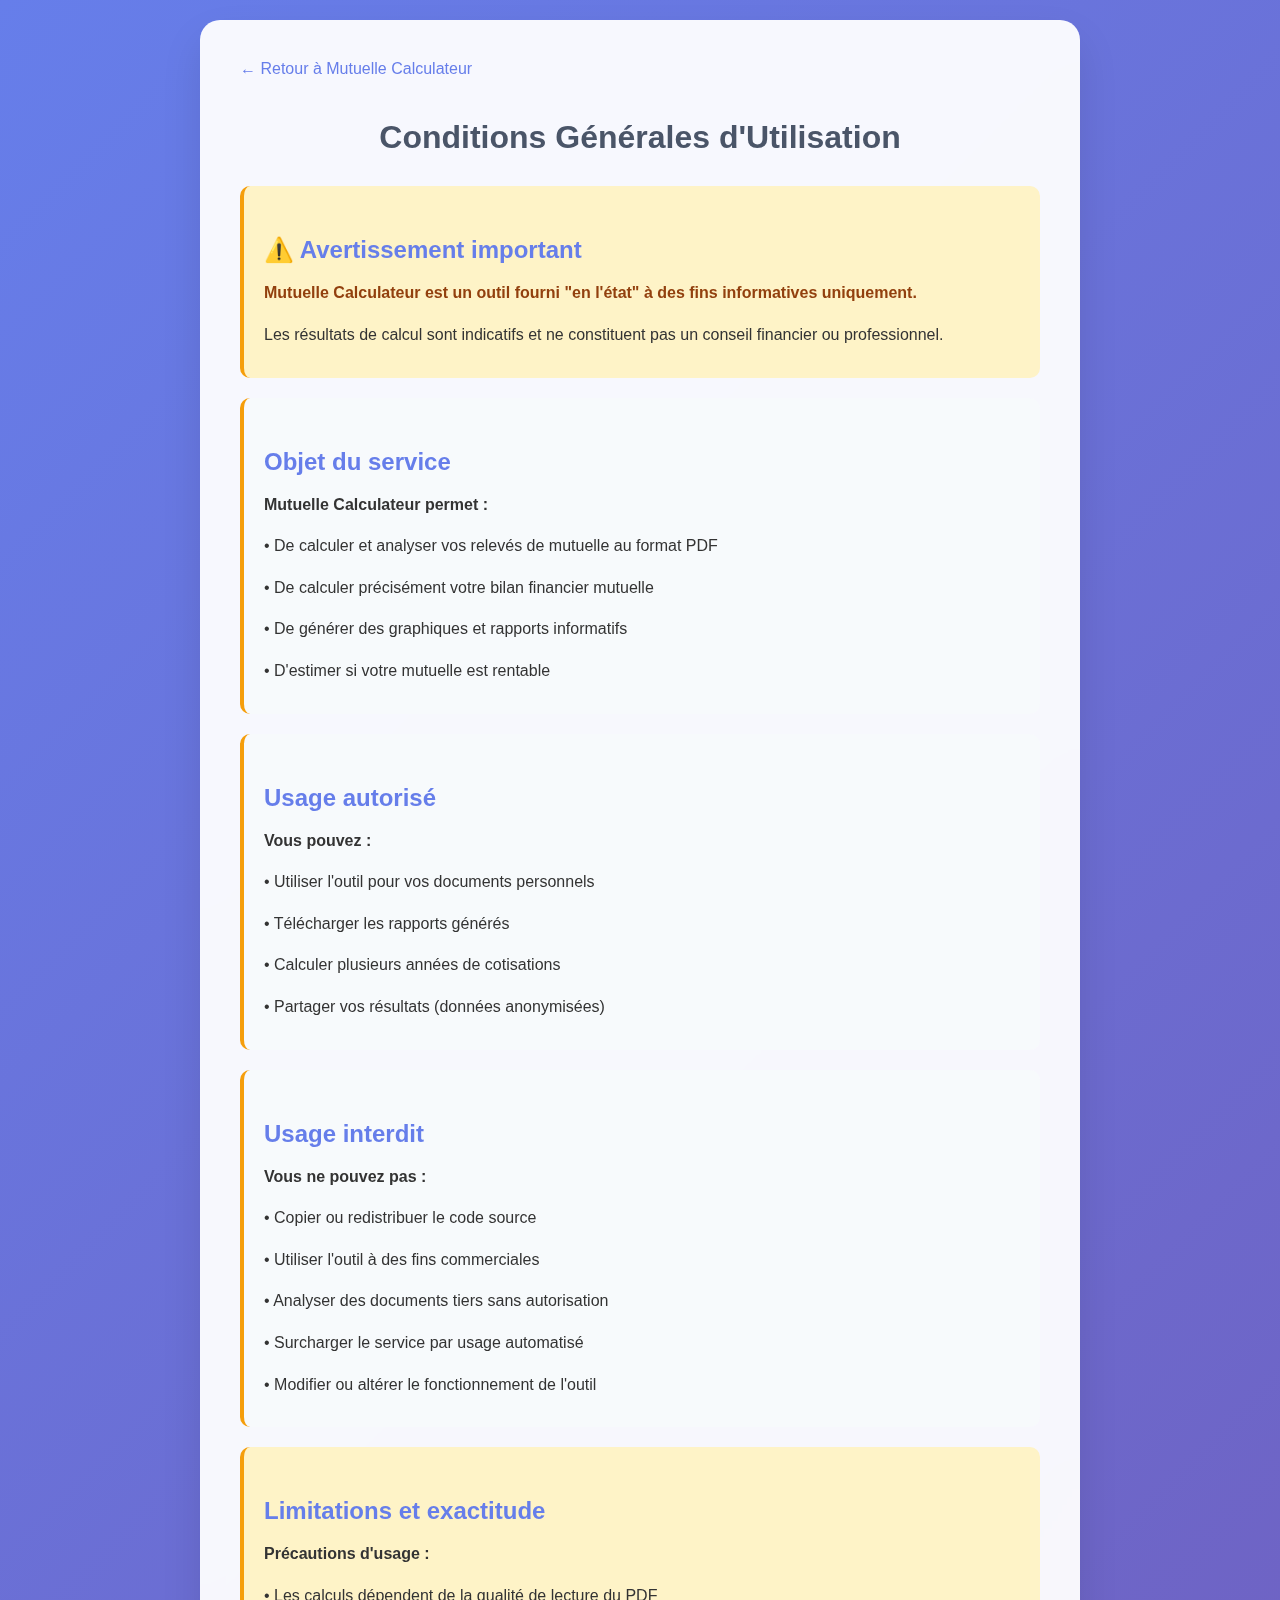
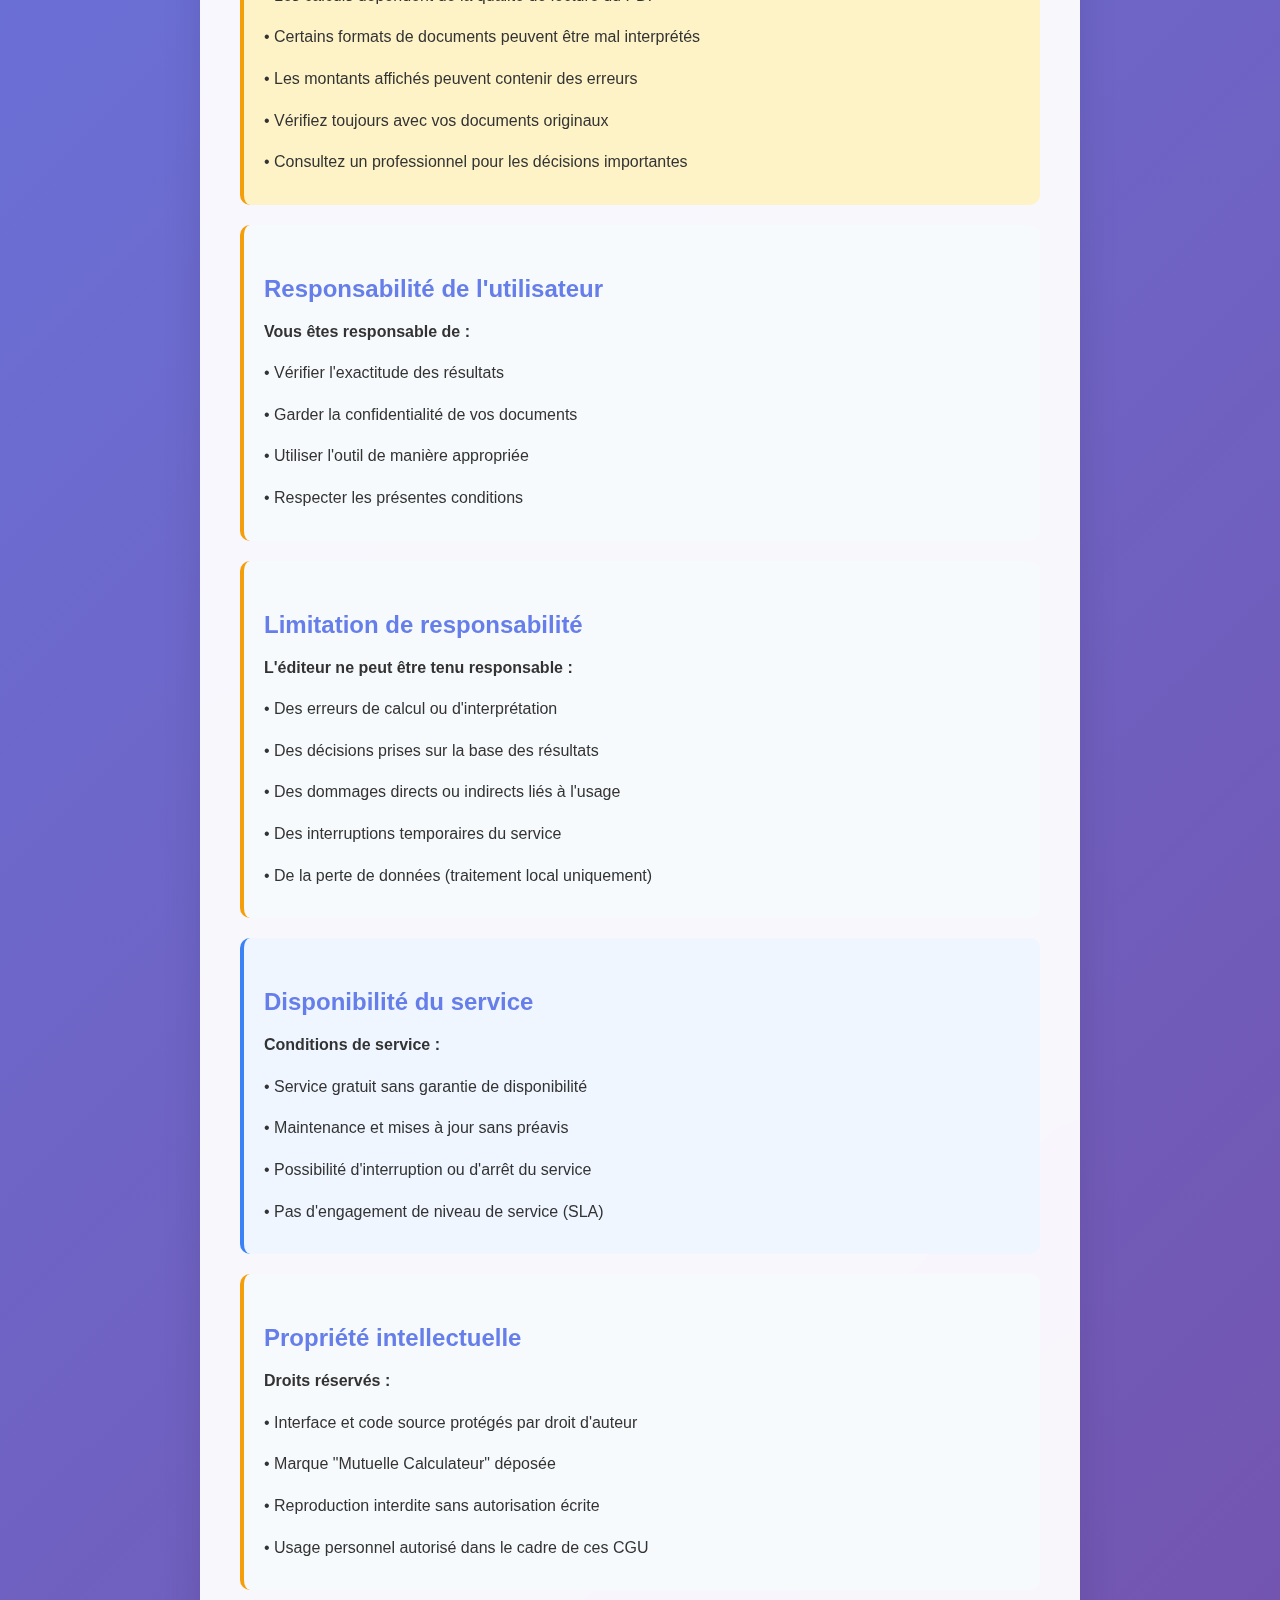
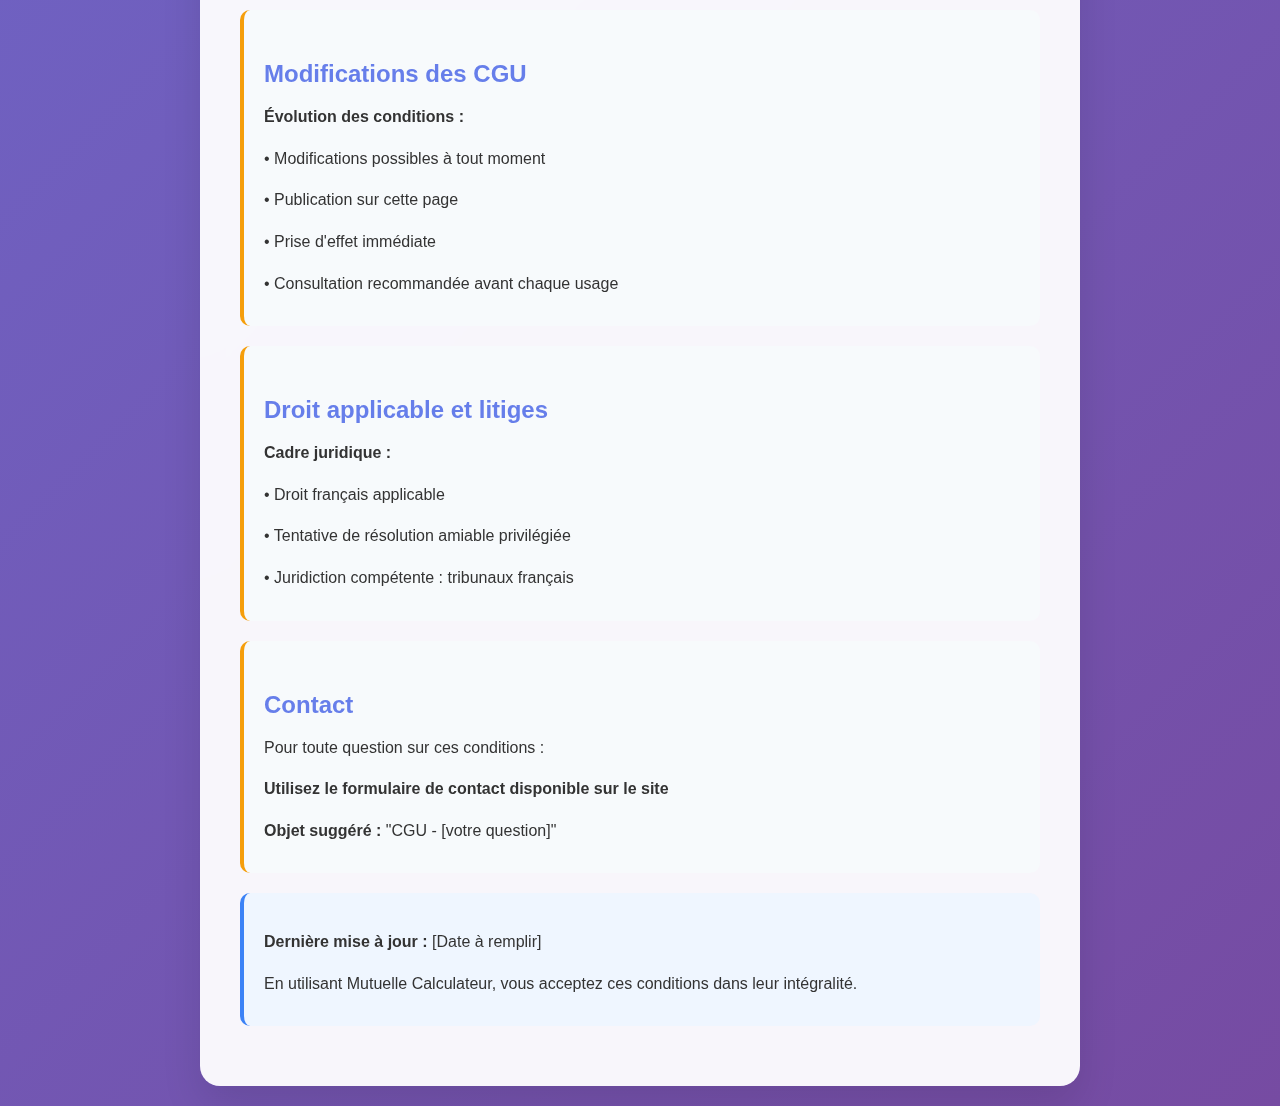
<file: cgu.html>
<!DOCTYPE html>
<html lang="fr">
<head>
    <meta charset="UTF-8">
    <meta name="viewport" content="width=device-width, initial-scale=1.0">
    <title>Conditions Générales d'Utilisation - Mutuelle Calculateur</title>
    <style>
        body {
            font-family: 'Segoe UI', Tahoma, Geneva, Verdana, sans-serif;
            background: linear-gradient(135deg, #667eea 0%, #764ba2 100%);
            min-height: 100vh;
            color: #333;
            margin: 0;
            padding: 20px;
        }
        .container {
            max-width: 800px;
            margin: 0 auto;
            background: rgba(255, 255, 255, 0.95);
            backdrop-filter: blur(10px);
            border-radius: 20px;
            box-shadow: 0 20px 40px rgba(0,0,0,0.1);
            padding: 40px;
        }
        .back-link {
            display: inline-block;
            margin-bottom: 20px;
            color: #667eea;
            text-decoration: none;
            font-weight: 500;
        }
        .back-link:hover {
            text-decoration: underline;
        }
        h1 {
            color: #4a5568;
            font-size: 2em;
            margin-bottom: 30px;
            text-align: center;
        }
        h2 {
            color: #667eea;
            margin-top: 30px;
            margin-bottom: 15px;
        }
        .section {
            background: #f7fafc;
            padding: 20px;
            border-radius: 10px;
            margin-bottom: 20px;
            border-left: 4px solid #f59e0b;
        }
        .warning {
            background: #fef3c7;
            border-left-color: #f59e0b;
        }
        .info {
            background: #eff6ff;
            border-left-color: #3b82f6;
        }
        p {
            line-height: 1.6;
            margin-bottom: 10px;
        }
        .important {
            font-weight: bold;
            color: #92400e;
        }
    </style>
</head>
<body>
    <div class="container">
        <a href="index.html" class="back-link">← Retour à Mutuelle Calculateur</a>
        
        <h1>Conditions Générales d'Utilisation</h1>
        
        <div class="section warning">
            <h2>⚠️ Avertissement important</h2>
            <p class="important">Mutuelle Calculateur est un outil fourni "en l'état" à des fins informatives uniquement.</p>
            <p>Les résultats de calcul sont indicatifs et ne constituent pas un conseil financier ou professionnel.</p>
        </div>
        
        <div class="section">
            <h2>Objet du service</h2>
            <p><strong>Mutuelle Calculateur permet :</strong></p>
            <p>• De calculer et analyser vos relevés de mutuelle au format PDF</p>
            <p>• De calculer précisément votre bilan financier mutuelle</p>
            <p>• De générer des graphiques et rapports informatifs</p>
            <p>• D'estimer si votre mutuelle est rentable</p>
        </div>
        
        <div class="section">
            <h2>Usage autorisé</h2>
            <p><strong>Vous pouvez :</strong></p>
            <p>• Utiliser l'outil pour vos documents personnels</p>
            <p>• Télécharger les rapports générés</p>
            <p>• Calculer plusieurs années de cotisations</p>
            <p>• Partager vos résultats (données anonymisées)</p>
        </div>
        
        <div class="section">
            <h2>Usage interdit</h2>
            <p><strong>Vous ne pouvez pas :</strong></p>
            <p>• Copier ou redistribuer le code source</p>
            <p>• Utiliser l'outil à des fins commerciales</p>
            <p>• Analyser des documents tiers sans autorisation</p>
            <p>• Surcharger le service par usage automatisé</p>
            <p>• Modifier ou altérer le fonctionnement de l'outil</p>
        </div>
        
        <div class="section warning">
            <h2>Limitations et exactitude</h2>
            <p><strong>Précautions d'usage :</strong></p>
            <p>• Les calculs dépendent de la qualité de lecture du PDF</p>
            <p>• Certains formats de documents peuvent être mal interprétés</p>
            <p>• Les montants affichés peuvent contenir des erreurs</p>
            <p>• Vérifiez toujours avec vos documents originaux</p>
            <p>• Consultez un professionnel pour les décisions importantes</p>
        </div>
        
        <div class="section">
            <h2>Responsabilité de l'utilisateur</h2>
            <p><strong>Vous êtes responsable de :</strong></p>
            <p>• Vérifier l'exactitude des résultats</p>
            <p>• Garder la confidentialité de vos documents</p>
            <p>• Utiliser l'outil de manière appropriée</p>
            <p>• Respecter les présentes conditions</p>
        </div>
        
        <div class="section">
            <h2>Limitation de responsabilité</h2>
            <p><strong>L'éditeur ne peut être tenu responsable :</strong></p>
            <p>• Des erreurs de calcul ou d'interprétation</p>
            <p>• Des décisions prises sur la base des résultats</p>
            <p>• Des dommages directs ou indirects liés à l'usage</p>
            <p>• Des interruptions temporaires du service</p>
            <p>• De la perte de données (traitement local uniquement)</p>
        </div>
        
        <div class="section info">
            <h2>Disponibilité du service</h2>
            <p><strong>Conditions de service :</strong></p>
            <p>• Service gratuit sans garantie de disponibilité</p>
            <p>• Maintenance et mises à jour sans préavis</p>
            <p>• Possibilité d'interruption ou d'arrêt du service</p>
            <p>• Pas d'engagement de niveau de service (SLA)</p>
        </div>
        
        <div class="section">
            <h2>Propriété intellectuelle</h2>
            <p><strong>Droits réservés :</strong></p>
            <p>• Interface et code source protégés par droit d'auteur</p>
            <p>• Marque "Mutuelle Calculateur" déposée</p>
            <p>• Reproduction interdite sans autorisation écrite</p>
            <p>• Usage personnel autorisé dans le cadre de ces CGU</p>
        </div>
        
        <div class="section">
            <h2>Modifications des CGU</h2>
            <p><strong>Évolution des conditions :</strong></p>
            <p>• Modifications possibles à tout moment</p>
            <p>• Publication sur cette page</p>
            <p>• Prise d'effet immédiate</p>
            <p>• Consultation recommandée avant chaque usage</p>
        </div>
        
        <div class="section">
            <h2>Droit applicable et litiges</h2>
            <p><strong>Cadre juridique :</strong></p>
            <p>• Droit français applicable</p>
            <p>• Tentative de résolution amiable privilégiée</p>
            <p>• Juridiction compétente : tribunaux français</p>
        </div>
        
        <div class="section">
            <h2>Contact</h2>
            <p>Pour toute question sur ces conditions :</p>
            <p><strong>Utilisez le formulaire de contact disponible sur le site</strong></p>
            <p><strong>Objet suggéré :</strong> "CGU - [votre question]"</p>
        </div>
        
        <div class="section info">
            <p><strong>Dernière mise à jour :</strong> [Date à remplir]</p>
            <p>En utilisant Mutuelle Calculateur, vous acceptez ces conditions dans leur intégralité.</p>
        </div>
    </div>
</body>
</html>
</file>
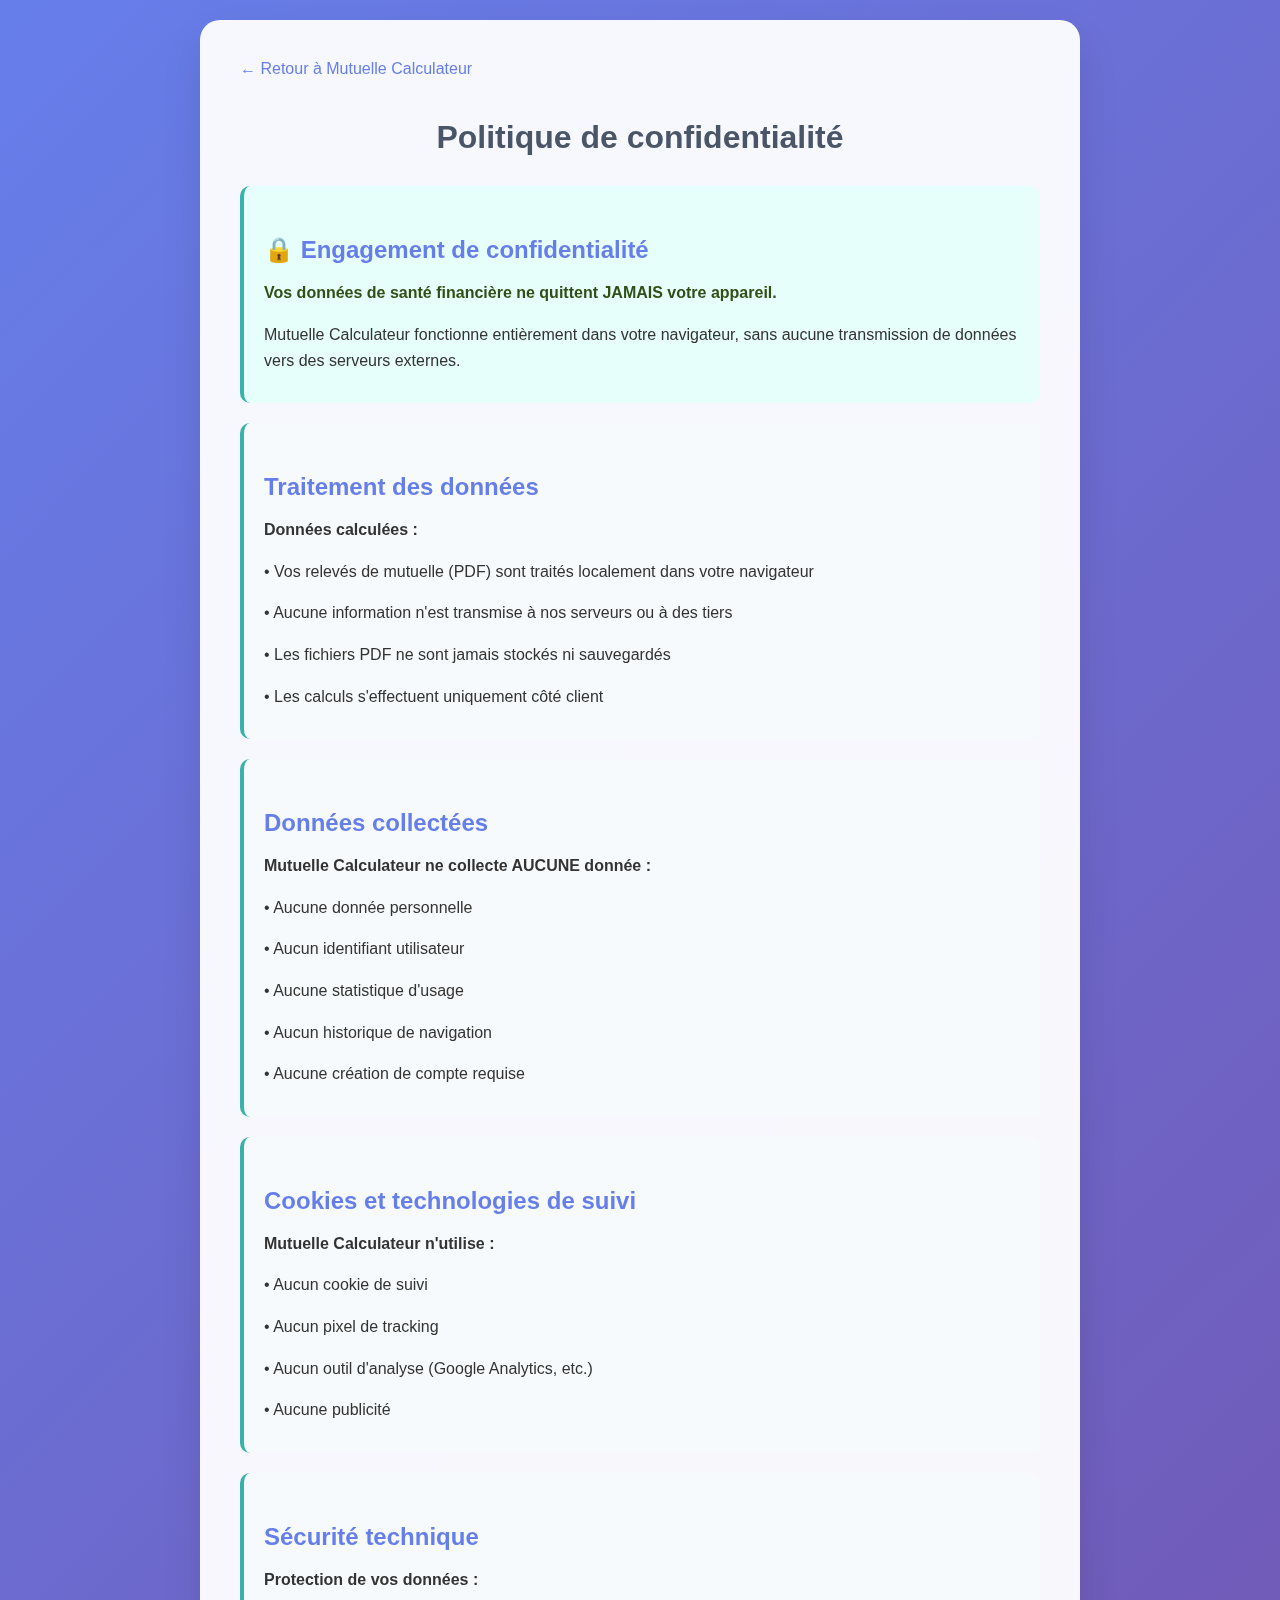
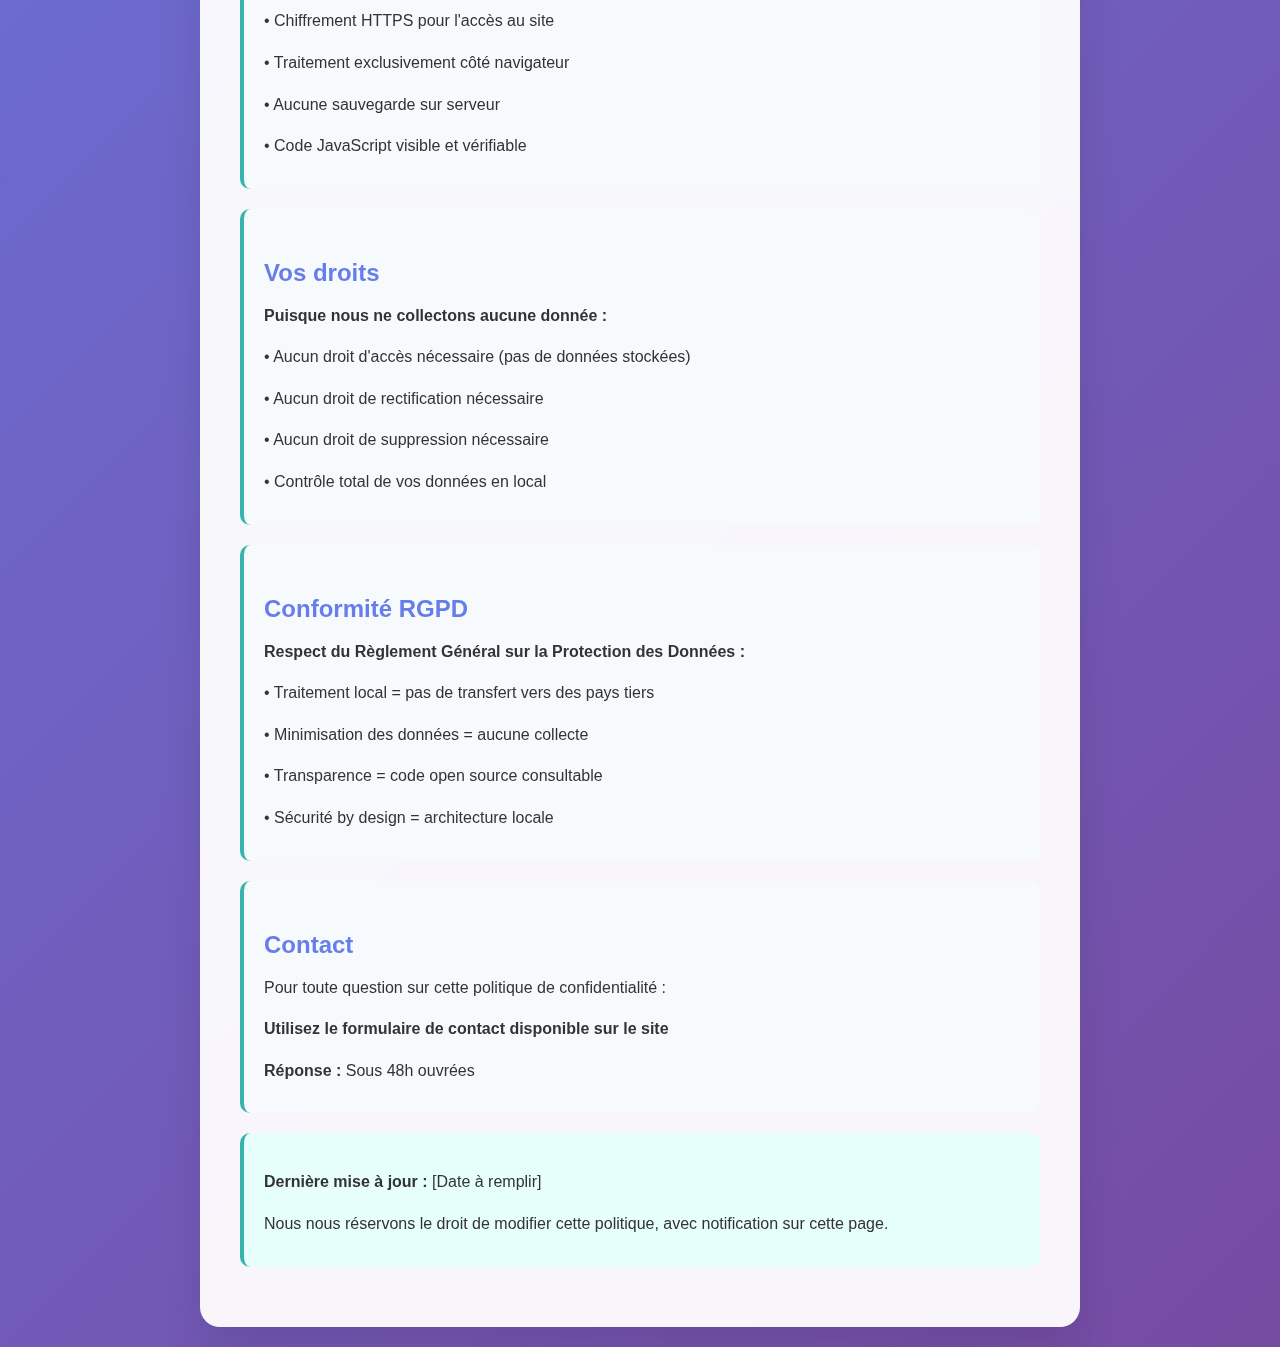
<file: confidentialite.html>
<!DOCTYPE html>
<html lang="fr">
<head>
    <meta charset="UTF-8">
    <meta name="viewport" content="width=device-width, initial-scale=1.0">
    <title>Politique de confidentialité - Mutuelle Calculateur</title>
    <style>
        body {
            font-family: 'Segoe UI', Tahoma, Geneva, Verdana, sans-serif;
            background: linear-gradient(135deg, #667eea 0%, #764ba2 100%);
            min-height: 100vh;
            color: #333;
            margin: 0;
            padding: 20px;
        }
        .container {
            max-width: 800px;
            margin: 0 auto;
            background: rgba(255, 255, 255, 0.95);
            backdrop-filter: blur(10px);
            border-radius: 20px;
            box-shadow: 0 20px 40px rgba(0,0,0,0.1);
            padding: 40px;
        }
        .back-link {
            display: inline-block;
            margin-bottom: 20px;
            color: #667eea;
            text-decoration: none;
            font-weight: 500;
        }
        .back-link:hover {
            text-decoration: underline;
        }
        h1 {
            color: #4a5568;
            font-size: 2em;
            margin-bottom: 30px;
            text-align: center;
        }
        h2 {
            color: #667eea;
            margin-top: 30px;
            margin-bottom: 15px;
        }
        .section {
            background: #f7fafc;
            padding: 20px;
            border-radius: 10px;
            margin-bottom: 20px;
            border-left: 4px solid #38b2ac;
        }
        .highlight {
            background: #e6fffa;
            border-left-color: #38b2ac;
        }
        p {
            line-height: 1.6;
            margin-bottom: 10px;
        }
        .important {
            font-weight: bold;
            color: #2d5016;
        }
    </style>
</head>
<body>
    <div class="container">
        <a href="index.html" class="back-link">← Retour à Mutuelle Calculateur</a>
        
        <h1>Politique de confidentialité</h1>
        
        <div class="section highlight">
            <h2>🔒 Engagement de confidentialité</h2>
            <p class="important">Vos données de santé financière ne quittent JAMAIS votre appareil.</p>
            <p>Mutuelle Calculateur fonctionne entièrement dans votre navigateur, sans aucune transmission de données vers des serveurs externes.</p>
        </div>
        
        <div class="section">
            <h2>Traitement des données</h2>
            <p><strong>Données calculées :</strong></p>
            <p>• Vos relevés de mutuelle (PDF) sont traités localement dans votre navigateur</p>
            <p>• Aucune information n'est transmise à nos serveurs ou à des tiers</p>
            <p>• Les fichiers PDF ne sont jamais stockés ni sauvegardés</p>
            <p>• Les calculs s'effectuent uniquement côté client</p>
        </div>
        
        <div class="section">
            <h2>Données collectées</h2>
            <p><strong>Mutuelle Calculateur ne collecte AUCUNE donnée :</strong></p>
            <p>• Aucune donnée personnelle</p>
            <p>• Aucun identifiant utilisateur</p>
            <p>• Aucune statistique d'usage</p>
            <p>• Aucun historique de navigation</p>
            <p>• Aucune création de compte requise</p>
        </div>
        
        <div class="section">
            <h2>Cookies et technologies de suivi</h2>
            <p><strong>Mutuelle Calculateur n'utilise :</strong></p>
            <p>• Aucun cookie de suivi</p>
            <p>• Aucun pixel de tracking</p>
            <p>• Aucun outil d'analyse (Google Analytics, etc.)</p>
            <p>• Aucune publicité</p>
        </div>
        
        <div class="section">
            <h2>Sécurité technique</h2>
            <p><strong>Protection de vos données :</strong></p>
            <p>• Chiffrement HTTPS pour l'accès au site</p>
            <p>• Traitement exclusivement côté navigateur</p>
            <p>• Aucune sauvegarde sur serveur</p>
            <p>• Code JavaScript visible et vérifiable</p>
        </div>
        
        <div class="section">
            <h2>Vos droits</h2>
            <p><strong>Puisque nous ne collectons aucune donnée :</strong></p>
            <p>• Aucun droit d'accès nécessaire (pas de données stockées)</p>
            <p>• Aucun droit de rectification nécessaire</p>
            <p>• Aucun droit de suppression nécessaire</p>
            <p>• Contrôle total de vos données en local</p>
        </div>
        
        <div class="section">
            <h2>Conformité RGPD</h2>
            <p><strong>Respect du Règlement Général sur la Protection des Données :</strong></p>
            <p>• Traitement local = pas de transfert vers des pays tiers</p>
            <p>• Minimisation des données = aucune collecte</p>
            <p>• Transparence = code open source consultable</p>
            <p>• Sécurité by design = architecture locale</p>
        </div>
        
        <div class="section">
            <h2>Contact</h2>
            <p>Pour toute question sur cette politique de confidentialité :</p>
            <p><strong>Utilisez le formulaire de contact disponible sur le site</strong></p>
            <p><strong>Réponse :</strong> Sous 48h ouvrées</p>
        </div>
        
        <div class="section highlight">
            <p><strong>Dernière mise à jour :</strong> [Date à remplir]</p>
            <p>Nous nous réservons le droit de modifier cette politique, avec notification sur cette page.</p>
        </div>
    </div>
</body>
</html>
</file>
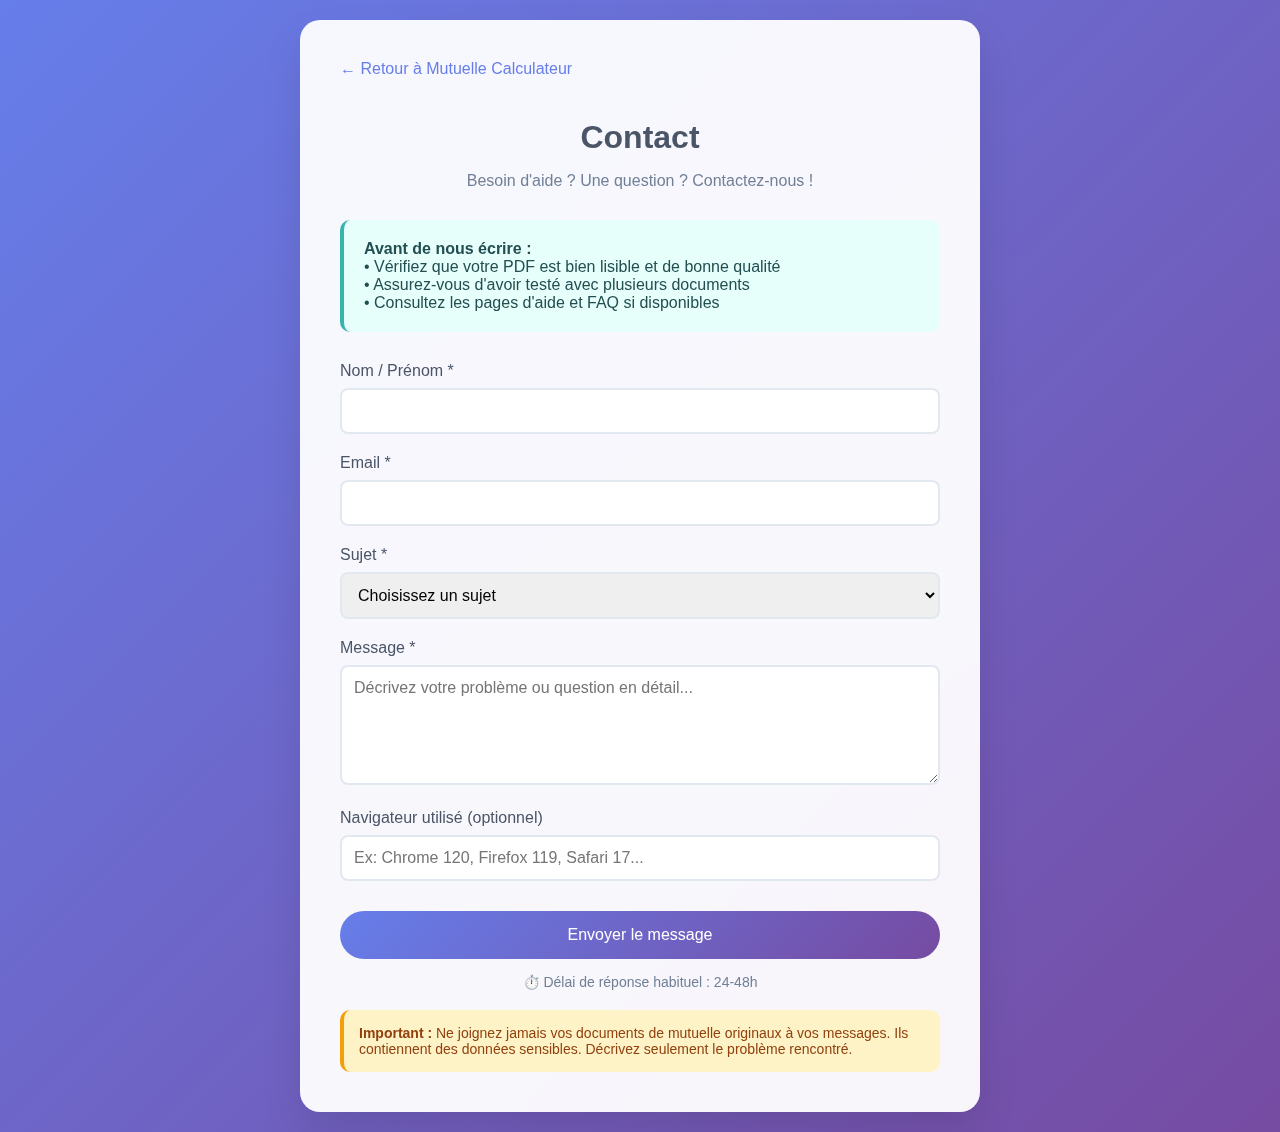
<file: contact.html>
<!DOCTYPE html>
<html lang="fr">
<head>
    <meta charset="UTF-8">
    <meta name="viewport" content="width=device-width, initial-scale=1.0">
    <title>Contact - Mutuelle Calculateur</title>
    <style>
        body {
            font-family: 'Segoe UI', Tahoma, Geneva, Verdana, sans-serif;
            background: linear-gradient(135deg, #667eea 0%, #764ba2 100%);
            min-height: 100vh;
            color: #333;
            margin: 0;
            padding: 20px;
        }
        .container {
            max-width: 600px;
            margin: 0 auto;
            background: rgba(255, 255, 255, 0.95);
            backdrop-filter: blur(10px);
            border-radius: 20px;
            box-shadow: 0 20px 40px rgba(0,0,0,0.1);
            padding: 40px;
        }
        .back-link {
            display: inline-block;
            margin-bottom: 20px;
            color: #667eea;
            text-decoration: none;
            font-weight: 500;
        }
        .back-link:hover {
            text-decoration: underline;
        }
        h1 {
            color: #4a5568;
            font-size: 2em;
            margin-bottom: 10px;
            text-align: center;
        }
        .subtitle {
            text-align: center;
            color: #718096;
            margin-bottom: 30px;
        }
        .form-group {
            margin-bottom: 20px;
        }
        label {
            display: block;
            margin-bottom: 8px;
            font-weight: 500;
            color: #4a5568;
        }
        input[type="text"],
        input[type="email"],
        select,
        textarea {
            width: 100%;
            padding: 12px;
            border: 2px solid #e2e8f0;
            border-radius: 8px;
            font-size: 16px;
            transition: border-color 0.3s ease;
            font-family: inherit;
            box-sizing: border-box;
        }
        input[type="text"]:focus,
        input[type="email"]:focus,
        select:focus,
        textarea:focus {
            outline: none;
            border-color: #667eea;
        }
        textarea {
            resize: vertical;
            min-height: 120px;
        }
        .btn {
            background: linear-gradient(135deg, #667eea 0%, #764ba2 100%);
            color: white;
            border: none;
            padding: 15px 30px;
            border-radius: 25px;
            cursor: pointer;
            font-size: 16px;
            font-weight: 500;
            transition: all 0.3s ease;
            width: 100%;
            margin-top: 10px;
        }
        .btn:hover {
            transform: translateY(-2px);
            box-shadow: 0 10px 20px rgba(102, 126, 234, 0.3);
        }
        .info-box {
            background: #e6fffa;
            color: #234e52;
            padding: 20px;
            border-radius: 10px;
            margin-bottom: 30px;
            border-left: 4px solid #38b2ac;
        }
        .warning-box {
            background: #fef3c7;
            color: #92400e;
            padding: 15px;
            border-radius: 10px;
            margin-top: 20px;
            border-left: 4px solid #f59e0b;
            font-size: 14px;
        }
        .response-time {
            text-align: center;
            color: #718096;
            font-size: 14px;
            margin-top: 15px;
        }
    </style>
</head>
<body>
    <div class="container">
        <a href="index.html" class="back-link">← Retour à Mutuelle Calculateur</a>
        
        <h1>Contact</h1>
        <p class="subtitle">Besoin d'aide ? Une question ? Contactez-nous !</p>
        
        <div class="info-box">
            <strong>Avant de nous écrire :</strong>
            <br>• Vérifiez que votre PDF est bien lisible et de bonne qualité
            <br>• Assurez-vous d'avoir testé avec plusieurs documents
            <br>• Consultez les pages d'aide et FAQ si disponibles
        </div>
        
        <form action="https://formspree.io/f/YOUR_FORM_ID" method="POST">
            <div class="form-group">
                <label for="name">Nom / Prénom *</label>
                <input type="text" id="name" name="name" required>
            </div>
            
            <div class="form-group">
                <label for="email">Email *</label>
                <input type="email" id="email" name="email" required>
            </div>
            
            <div class="form-group">
                <label for="subject">Sujet *</label>
                <select id="subject" name="subject" required>
                    <option value="">Choisissez un sujet</option>
                    <option value="bug">Bug / Problème technique</option>
                    <option value="feature">Suggestion d'amélioration</option>
                    <option value="help">Demande d'aide</option>
                    <option value="legal">Question juridique / CGU</option>
                    <option value="other">Autre</option>
                </select>
            </div>
            
            <div class="form-group">
                <label for="message">Message *</label>
                <textarea id="message" name="message" placeholder="Décrivez votre problème ou question en détail..." required></textarea>
            </div>
            
            <div class="form-group">
                <label for="browser">Navigateur utilisé (optionnel)</label>
                <input type="text" id="browser" name="browser" placeholder="Ex: Chrome 120, Firefox 119, Safari 17...">
            </div>
            
            <button type="submit" class="btn">Envoyer le message</button>
        </form>
        
        <p class="response-time">⏱️ Délai de réponse habituel : 24-48h</p>
        
        <div class="warning-box">
            <strong>Important :</strong> Ne joignez jamais vos documents de mutuelle originaux à vos messages. Ils contiennent des données sensibles. Décrivez seulement le problème rencontré.
        </div>
    </div>
</body>
</html>
</file>
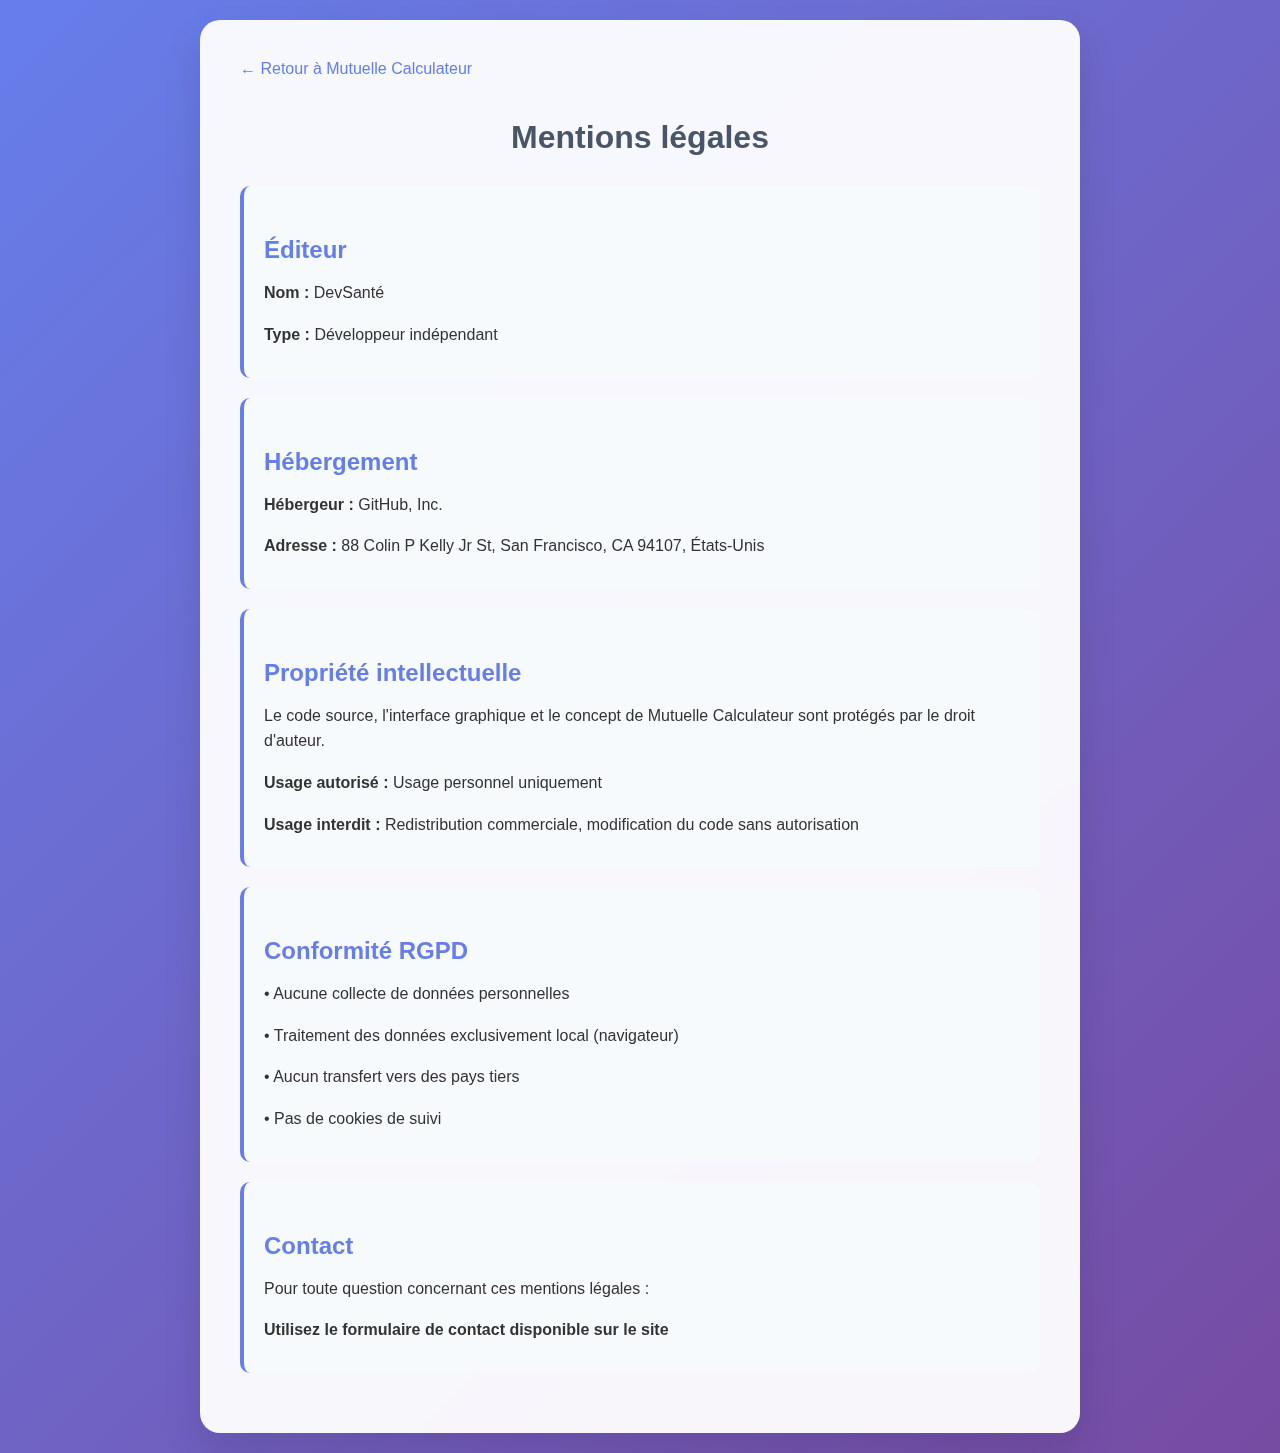
<file: mentions.html>
<!DOCTYPE html>
<html lang="fr">
<head>
    <meta charset="UTF-8">
    <meta name="viewport" content="width=device-width, initial-scale=1.0">
    <title>Mentions légales - Mutuelle Calculateur</title>
    <style>
        body {
            font-family: 'Segoe UI', Tahoma, Geneva, Verdana, sans-serif;
            background: linear-gradient(135deg, #667eea 0%, #764ba2 100%);
            min-height: 100vh;
            color: #333;
            margin: 0;
            padding: 20px;
        }
        .container {
            max-width: 800px;
            margin: 0 auto;
            background: rgba(255, 255, 255, 0.95);
            backdrop-filter: blur(10px);
            border-radius: 20px;
            box-shadow: 0 20px 40px rgba(0,0,0,0.1);
            padding: 40px;
        }
        .back-link {
            display: inline-block;
            margin-bottom: 20px;
            color: #667eea;
            text-decoration: none;
            font-weight: 500;
        }
        .back-link:hover {
            text-decoration: underline;
        }
        h1 {
            color: #4a5568;
            font-size: 2em;
            margin-bottom: 30px;
            text-align: center;
        }
        h2 {
            color: #667eea;
            margin-top: 30px;
            margin-bottom: 15px;
        }
        .section {
            background: #f7fafc;
            padding: 20px;
            border-radius: 10px;
            margin-bottom: 20px;
            border-left: 4px solid #667eea;
        }
        p {
            line-height: 1.6;
            margin-bottom: 10px;
        }
    </style>
</head>
<body>
    <div class="container">
        <a href="index.html" class="back-link">← Retour à Mutuelle Calculateur</a>
        
        <h1>Mentions légales</h1>
        
        <div class="section">
            <h2>Éditeur</h2>
            <p><strong>Nom :</strong> DevSanté</p>
            <p><strong>Type :</strong> Développeur indépendant</p>
        </div>
        
        <div class="section">
            <h2>Hébergement</h2>
            <p><strong>Hébergeur :</strong> GitHub, Inc.</p>
            <p><strong>Adresse :</strong> 88 Colin P Kelly Jr St, San Francisco, CA 94107, États-Unis</p>
        </div>
        
        <div class="section">
            <h2>Propriété intellectuelle</h2>
            <p>Le code source, l'interface graphique et le concept de Mutuelle Calculateur sont protégés par le droit d'auteur.</p>
            <p><strong>Usage autorisé :</strong> Usage personnel uniquement</p>
            <p><strong>Usage interdit :</strong> Redistribution commerciale, modification du code sans autorisation</p>
        </div>
        
        <div class="section">
            <h2>Conformité RGPD</h2>
            <p>• Aucune collecte de données personnelles</p>
            <p>• Traitement des données exclusivement local (navigateur)</p>
            <p>• Aucun transfert vers des pays tiers</p>
            <p>• Pas de cookies de suivi</p>
        </div>
        
        <div class="section">
            <h2>Contact</h2>
            <p>Pour toute question concernant ces mentions légales :</p>
            <p><strong>Utilisez le formulaire de contact disponible sur le site</strong></p>
        </div>
    </div>
</body>
</html>
</file>
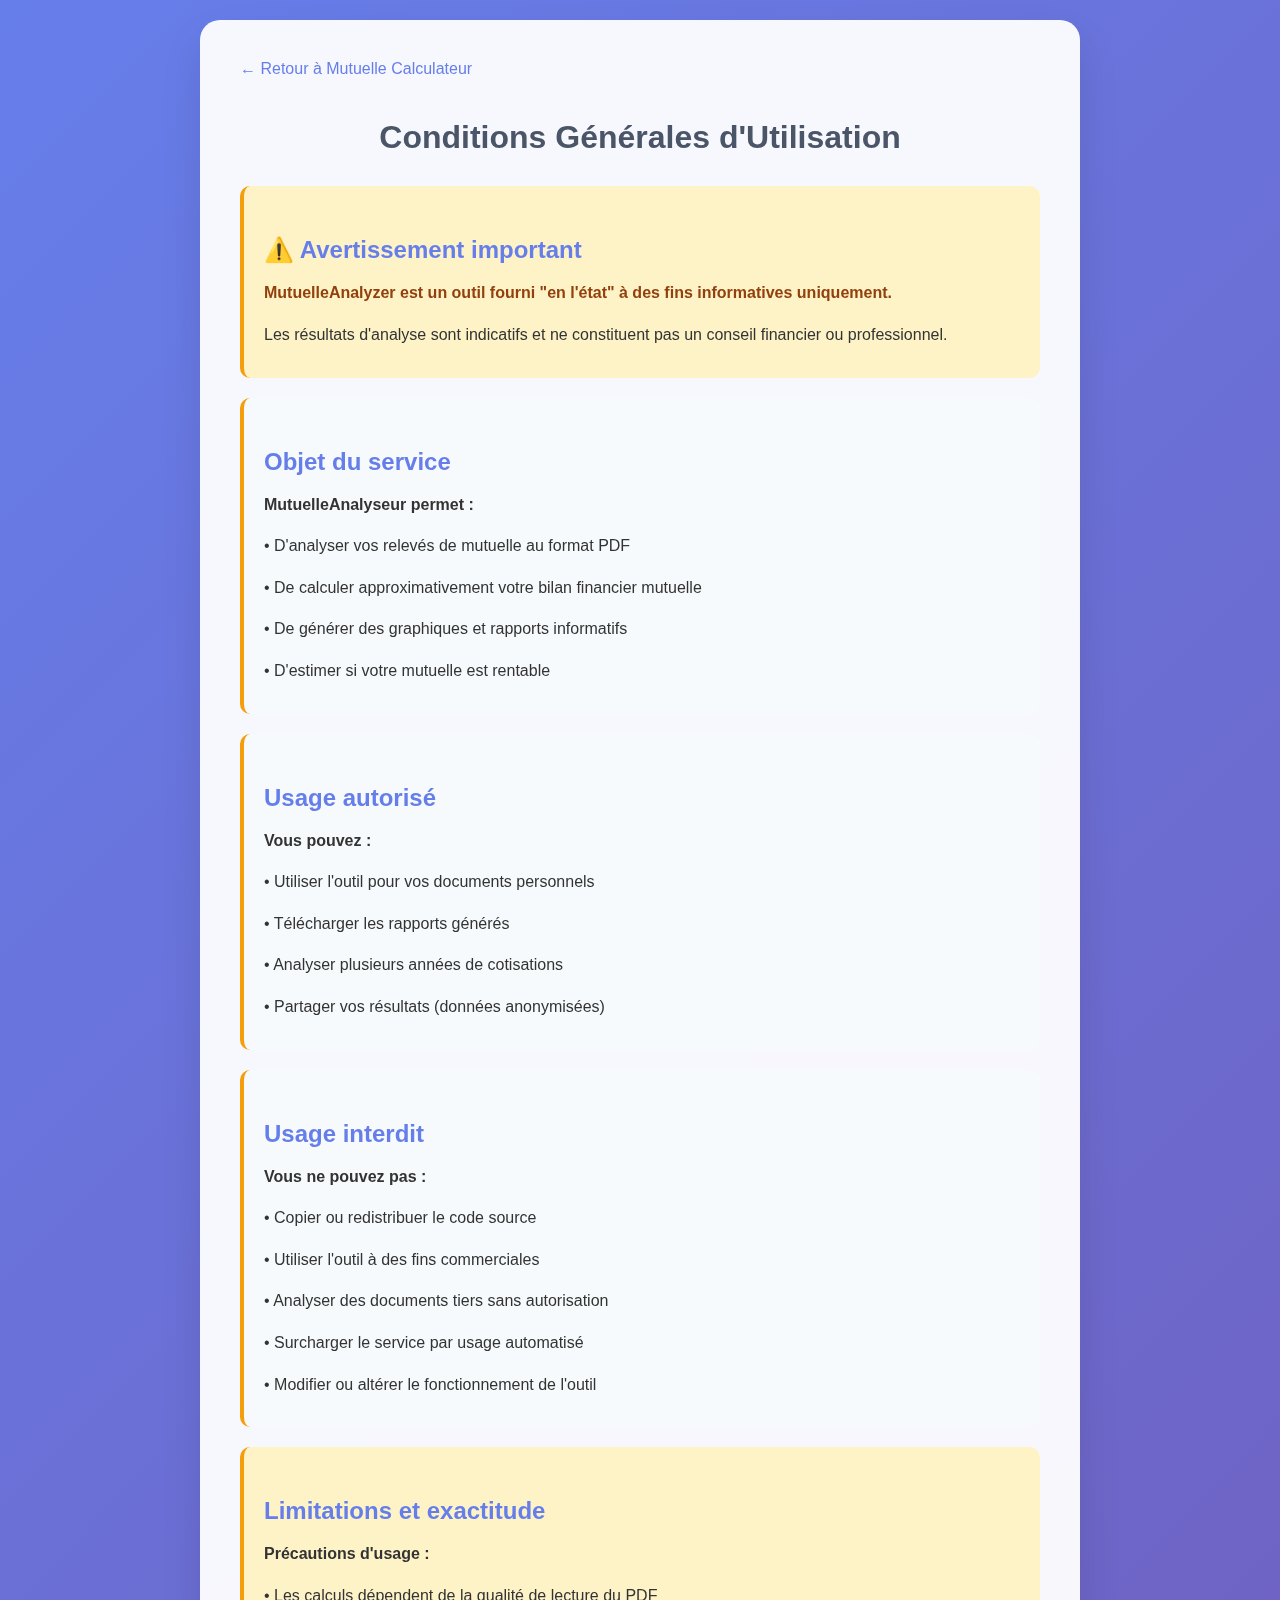
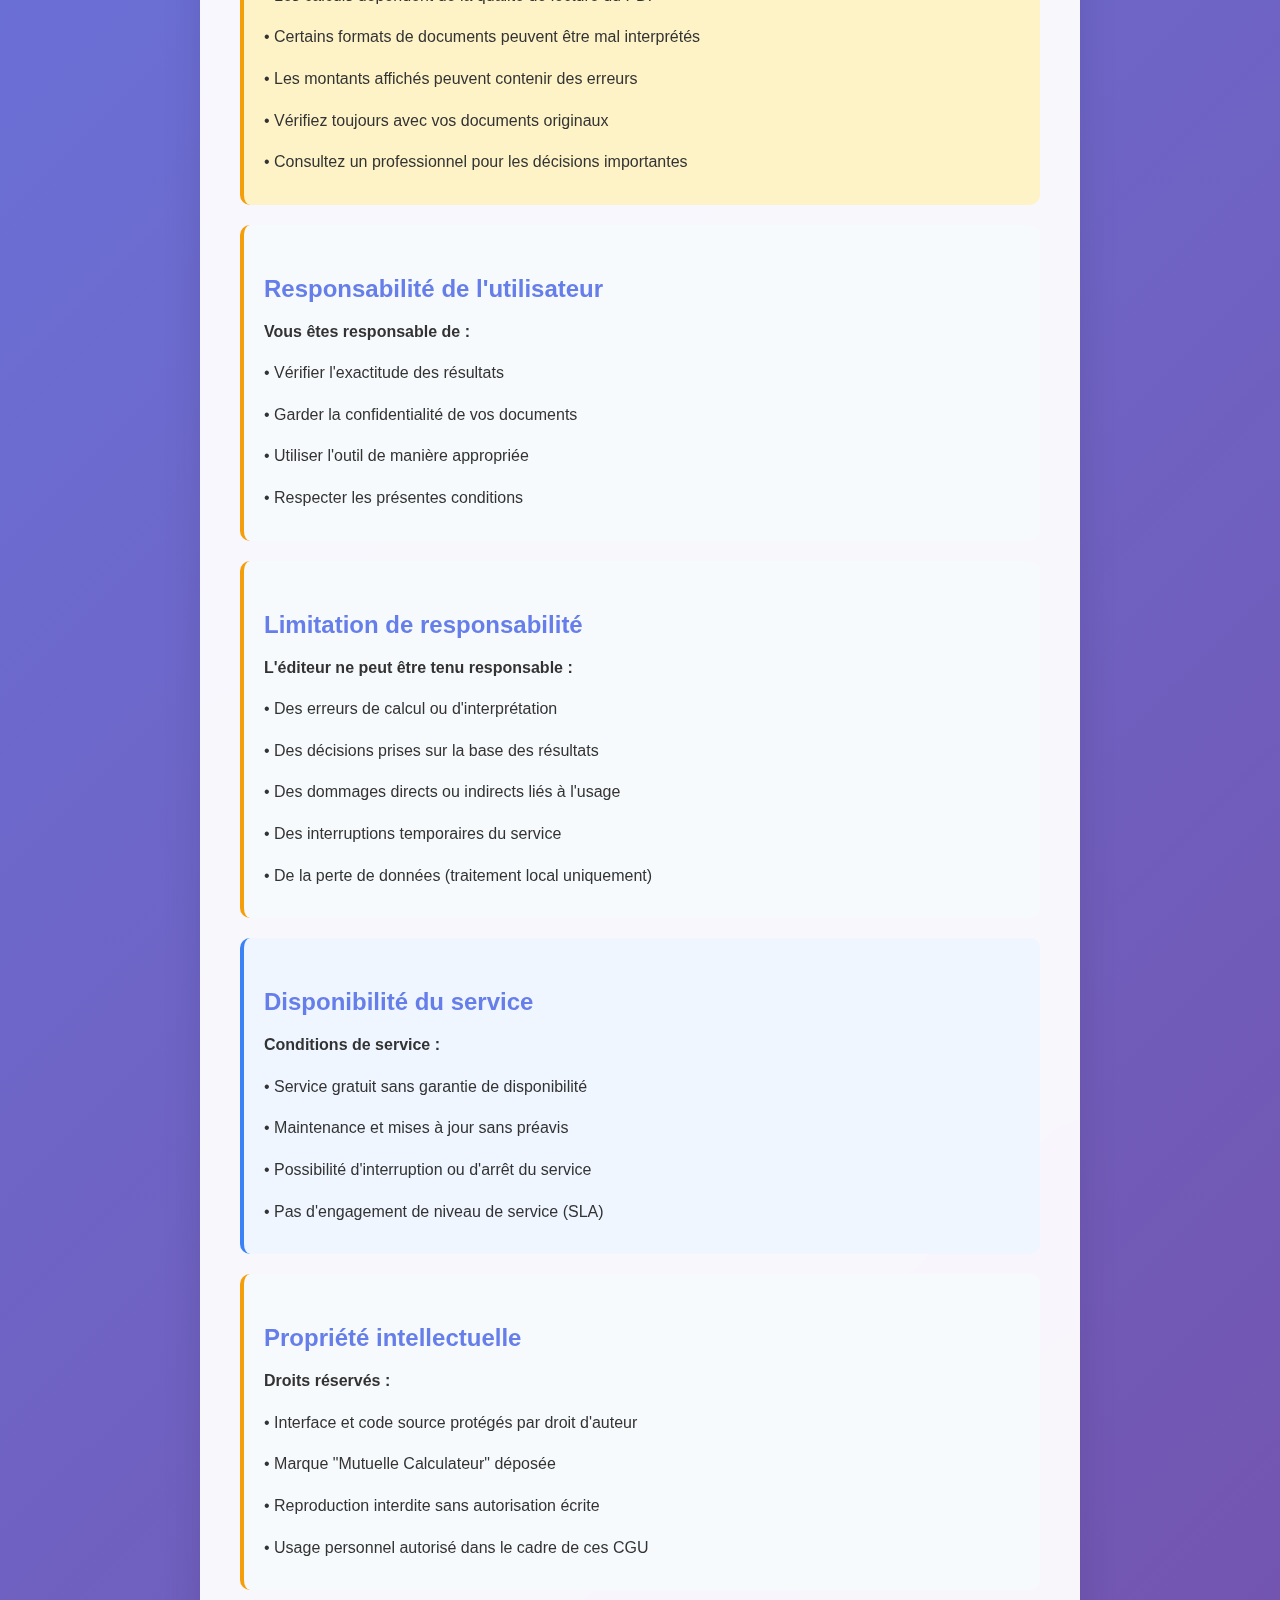
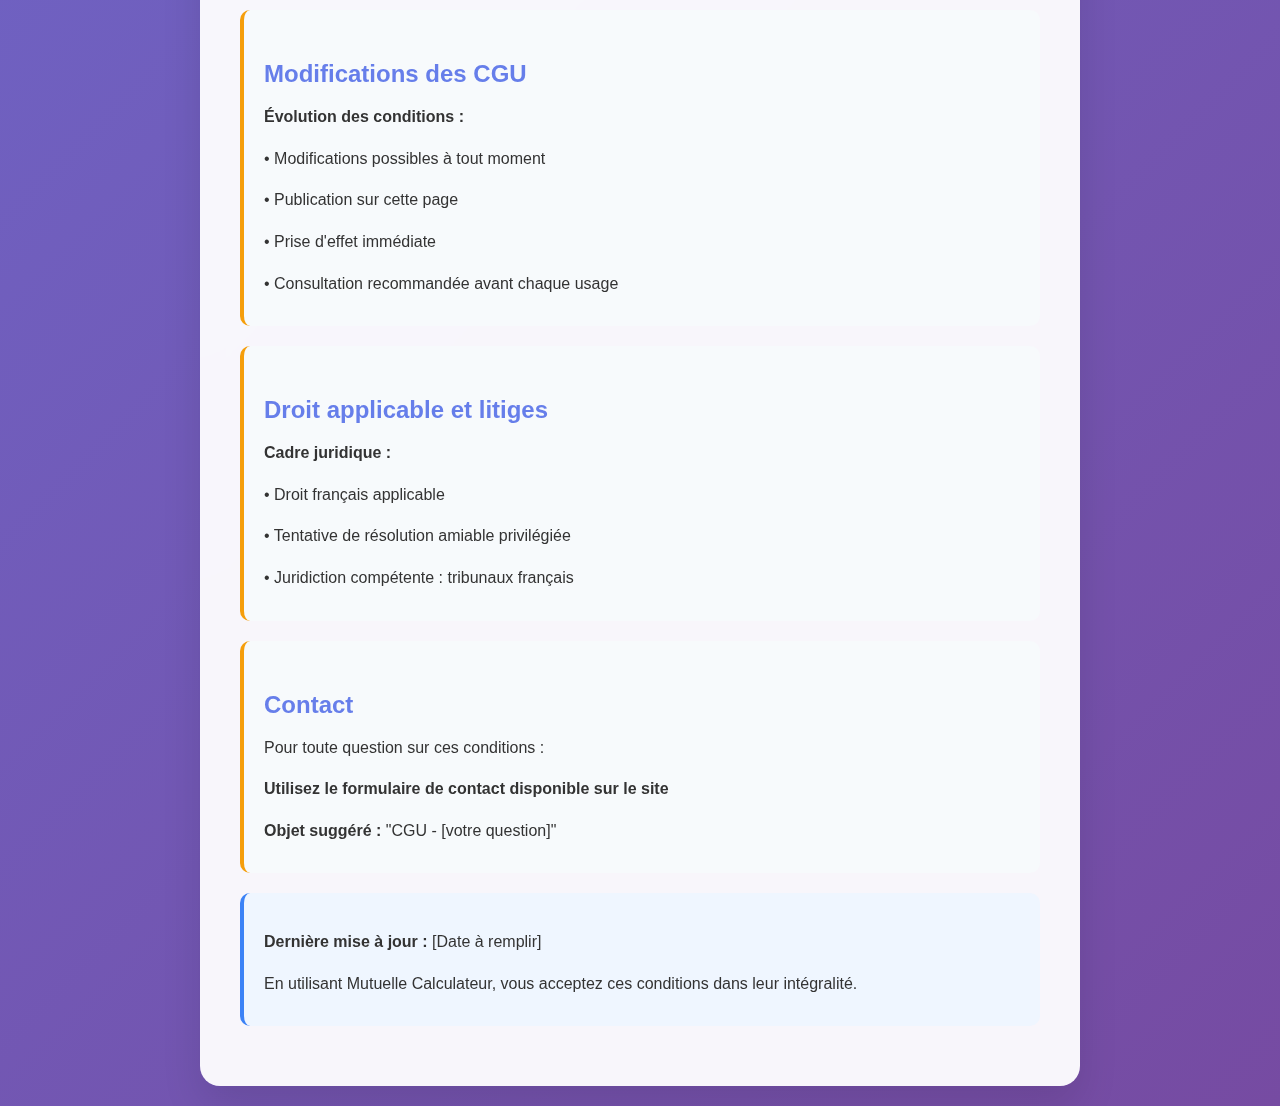
<file: pages/cgu.html>
<!DOCTYPE html>
<html lang="fr">
<head>
    <meta charset="UTF-8">
    <meta name="viewport" content="width=device-width, initial-scale=1.0">
    <title>Conditions Générales d'Utilisation - Mutuelle Calculateur</title>
    <style>
        body {
            font-family: 'Segoe UI', Tahoma, Geneva, Verdana, sans-serif;
            background: linear-gradient(135deg, #667eea 0%, #764ba2 100%);
            min-height: 100vh;
            color: #333;
            margin: 0;
            padding: 20px;
        }
        .container {
            max-width: 800px;
            margin: 0 auto;
            background: rgba(255, 255, 255, 0.95);
            backdrop-filter: blur(10px);
            border-radius: 20px;
            box-shadow: 0 20px 40px rgba(0,0,0,0.1);
            padding: 40px;
        }
        .back-link {
            display: inline-block;
            margin-bottom: 20px;
            color: #667eea;
            text-decoration: none;
            font-weight: 500;
        }
        .back-link:hover {
            text-decoration: underline;
        }
        h1 {
            color: #4a5568;
            font-size: 2em;
            margin-bottom: 30px;
            text-align: center;
        }
        h2 {
            color: #667eea;
            margin-top: 30px;
            margin-bottom: 15px;
        }
        .section {
            background: #f7fafc;
            padding: 20px;
            border-radius: 10px;
            margin-bottom: 20px;
            border-left: 4px solid #f59e0b;
        }
        .warning {
            background: #fef3c7;
            border-left-color: #f59e0b;
        }
        .info {
            background: #eff6ff;
            border-left-color: #3b82f6;
        }
        p {
            line-height: 1.6;
            margin-bottom: 10px;
        }
        .important {
            font-weight: bold;
            color: #92400e;
        }
    </style>
</head>
<body>
    <div class="container">
        <a href="index.html" class="back-link">← Retour à Mutuelle Calculateur</a>
        
        <h1>Conditions Générales d'Utilisation</h1>
        
        <div class="section warning">
            <h2>⚠️ Avertissement important</h2>
            <p class="important">MutuelleAnalyzer est un outil fourni "en l'état" à des fins informatives uniquement.</p>
            <p>Les résultats d'analyse sont indicatifs et ne constituent pas un conseil financier ou professionnel.</p>
        </div>
        
        <div class="section">
            <h2>Objet du service</h2>
            <p><strong>MutuelleAnalyseur permet :</strong></p>
            <p>• D'analyser vos relevés de mutuelle au format PDF</p>
            <p>• De calculer approximativement votre bilan financier mutuelle</p>
            <p>• De générer des graphiques et rapports informatifs</p>
            <p>• D'estimer si votre mutuelle est rentable</p>
        </div>
        
        <div class="section">
            <h2>Usage autorisé</h2>
            <p><strong>Vous pouvez :</strong></p>
            <p>• Utiliser l'outil pour vos documents personnels</p>
            <p>• Télécharger les rapports générés</p>
            <p>• Analyser plusieurs années de cotisations</p>
            <p>• Partager vos résultats (données anonymisées)</p>
        </div>
        
        <div class="section">
            <h2>Usage interdit</h2>
            <p><strong>Vous ne pouvez pas :</strong></p>
            <p>• Copier ou redistribuer le code source</p>
            <p>• Utiliser l'outil à des fins commerciales</p>
            <p>• Analyser des documents tiers sans autorisation</p>
            <p>• Surcharger le service par usage automatisé</p>
            <p>• Modifier ou altérer le fonctionnement de l'outil</p>
        </div>
        
        <div class="section warning">
            <h2>Limitations et exactitude</h2>
            <p><strong>Précautions d'usage :</strong></p>
            <p>• Les calculs dépendent de la qualité de lecture du PDF</p>
            <p>• Certains formats de documents peuvent être mal interprétés</p>
            <p>• Les montants affichés peuvent contenir des erreurs</p>
            <p>• Vérifiez toujours avec vos documents originaux</p>
            <p>• Consultez un professionnel pour les décisions importantes</p>
        </div>
        
        <div class="section">
            <h2>Responsabilité de l'utilisateur</h2>
            <p><strong>Vous êtes responsable de :</strong></p>
            <p>• Vérifier l'exactitude des résultats</p>
            <p>• Garder la confidentialité de vos documents</p>
            <p>• Utiliser l'outil de manière appropriée</p>
            <p>• Respecter les présentes conditions</p>
        </div>
        
        <div class="section">
            <h2>Limitation de responsabilité</h2>
            <p><strong>L'éditeur ne peut être tenu responsable :</strong></p>
            <p>• Des erreurs de calcul ou d'interprétation</p>
            <p>• Des décisions prises sur la base des résultats</p>
            <p>• Des dommages directs ou indirects liés à l'usage</p>
            <p>• Des interruptions temporaires du service</p>
            <p>• De la perte de données (traitement local uniquement)</p>
        </div>
        
        <div class="section info">
            <h2>Disponibilité du service</h2>
            <p><strong>Conditions de service :</strong></p>
            <p>• Service gratuit sans garantie de disponibilité</p>
            <p>• Maintenance et mises à jour sans préavis</p>
            <p>• Possibilité d'interruption ou d'arrêt du service</p>
            <p>• Pas d'engagement de niveau de service (SLA)</p>
        </div>
        
        <div class="section">
            <h2>Propriété intellectuelle</h2>
            <p><strong>Droits réservés :</strong></p>
            <p>• Interface et code source protégés par droit d'auteur</p>
            <p>• Marque "Mutuelle Calculateur" déposée</p>
            <p>• Reproduction interdite sans autorisation écrite</p>
            <p>• Usage personnel autorisé dans le cadre de ces CGU</p>
        </div>
        
        <div class="section">
            <h2>Modifications des CGU</h2>
            <p><strong>Évolution des conditions :</strong></p>
            <p>• Modifications possibles à tout moment</p>
            <p>• Publication sur cette page</p>
            <p>• Prise d'effet immédiate</p>
            <p>• Consultation recommandée avant chaque usage</p>
        </div>
        
        <div class="section">
            <h2>Droit applicable et litiges</h2>
            <p><strong>Cadre juridique :</strong></p>
            <p>• Droit français applicable</p>
            <p>• Tentative de résolution amiable privilégiée</p>
            <p>• Juridiction compétente : tribunaux français</p>
        </div>
        
        <div class="section">
            <h2>Contact</h2>
            <p>Pour toute question sur ces conditions :</p>
            <p><strong>Utilisez le formulaire de contact disponible sur le site</strong></p>
            <p><strong>Objet suggéré :</strong> "CGU - [votre question]"</p>
        </div>
        
        <div class="section info">
            <p><strong>Dernière mise à jour :</strong> [Date à remplir]</p>
            <p>En utilisant Mutuelle Calculateur, vous acceptez ces conditions dans leur intégralité.</p>
        </div>
    </div>
</body>
</html>
</file>
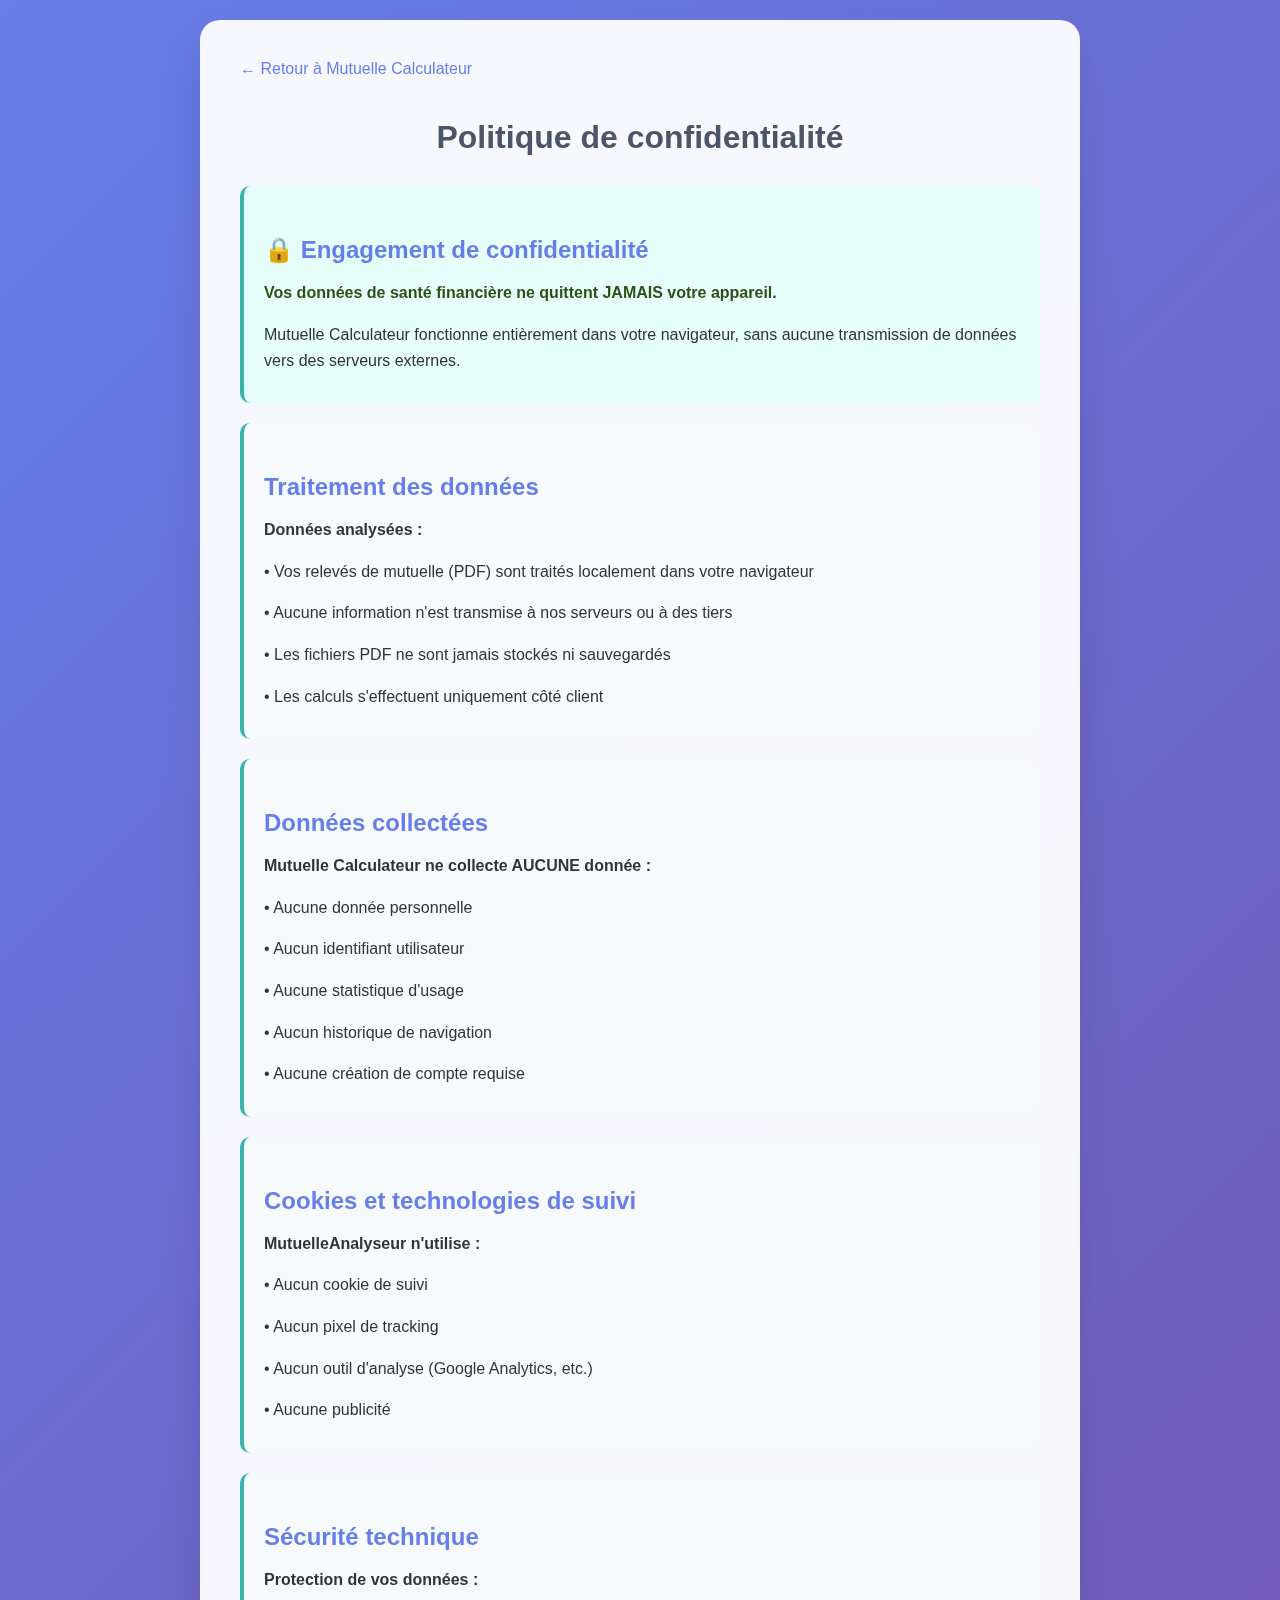
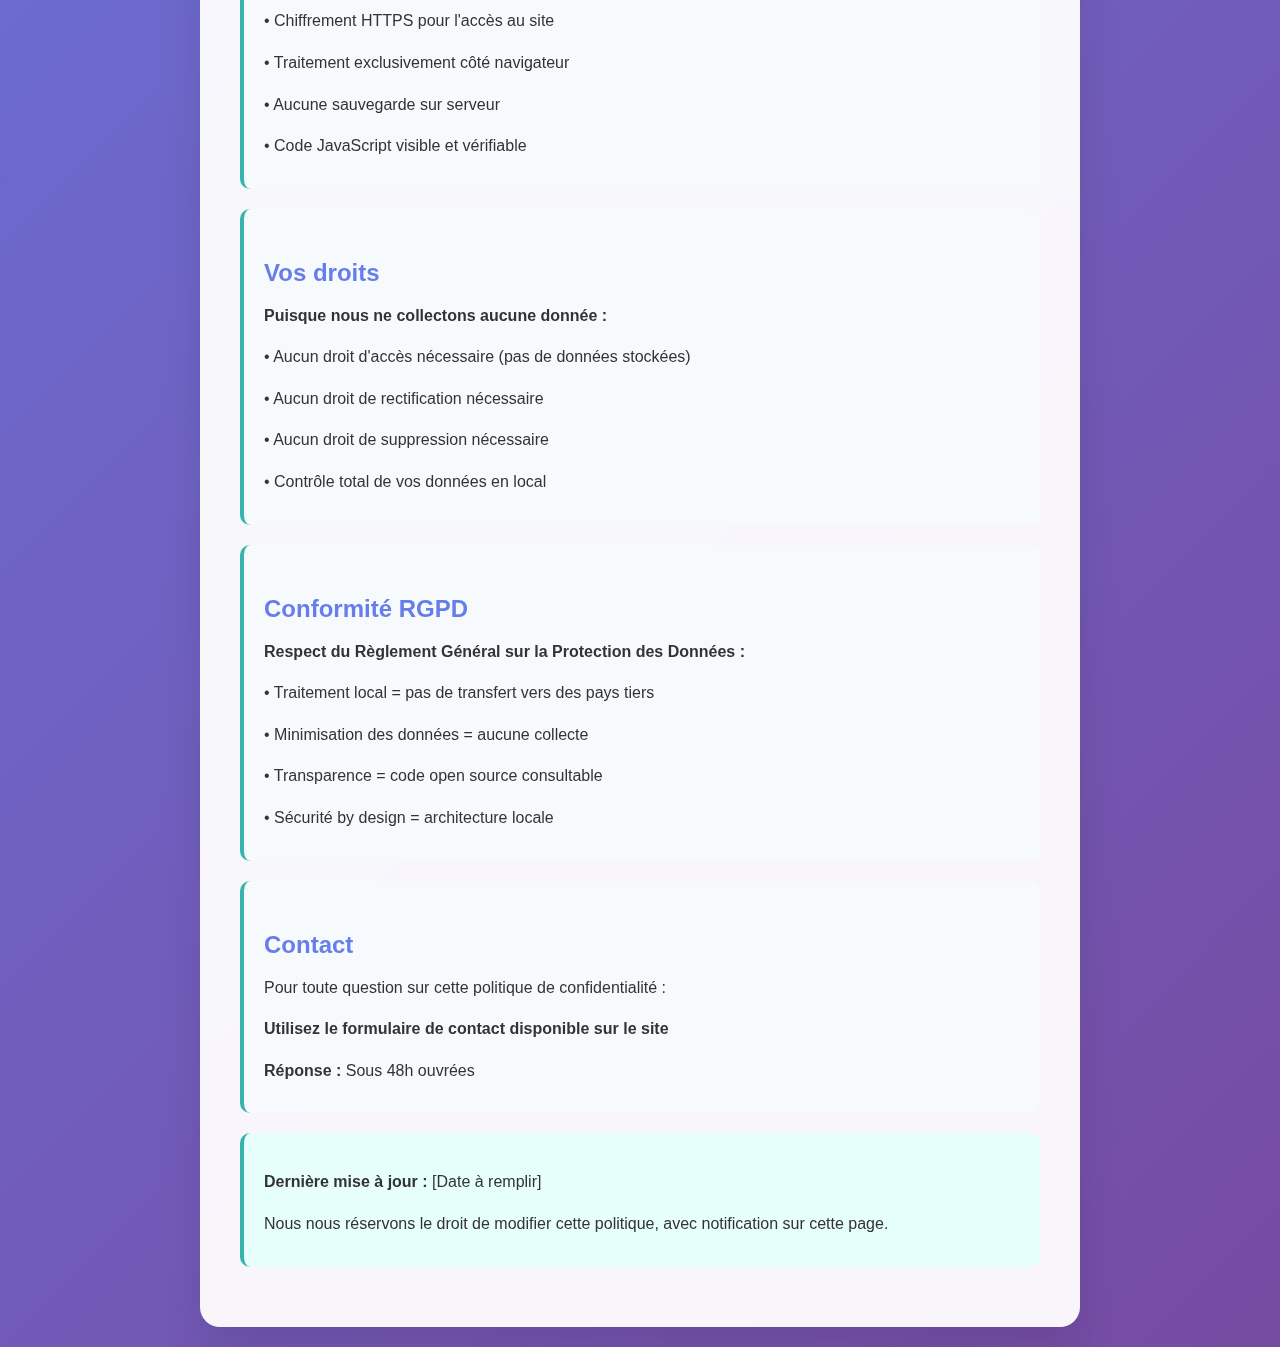
<file: pages/confidentialite.html>
<!DOCTYPE html>
<html lang="fr">
<head>
    <meta charset="UTF-8">
    <meta name="viewport" content="width=device-width, initial-scale=1.0">
    <title>Politique de confidentialité - Mutuelle Calculateur</title>
    <style>
        body {
            font-family: 'Segoe UI', Tahoma, Geneva, Verdana, sans-serif;
            background: linear-gradient(135deg, #667eea 0%, #764ba2 100%);
            min-height: 100vh;
            color: #333;
            margin: 0;
            padding: 20px;
        }
        .container {
            max-width: 800px;
            margin: 0 auto;
            background: rgba(255, 255, 255, 0.95);
            backdrop-filter: blur(10px);
            border-radius: 20px;
            box-shadow: 0 20px 40px rgba(0,0,0,0.1);
            padding: 40px;
        }
        .back-link {
            display: inline-block;
            margin-bottom: 20px;
            color: #667eea;
            text-decoration: none;
            font-weight: 500;
        }
        .back-link:hover {
            text-decoration: underline;
        }
        h1 {
            color: #4a5568;
            font-size: 2em;
            margin-bottom: 30px;
            text-align: center;
        }
        h2 {
            color: #667eea;
            margin-top: 30px;
            margin-bottom: 15px;
        }
        .section {
            background: #f7fafc;
            padding: 20px;
            border-radius: 10px;
            margin-bottom: 20px;
            border-left: 4px solid #38b2ac;
        }
        .highlight {
            background: #e6fffa;
            border-left-color: #38b2ac;
        }
        p {
            line-height: 1.6;
            margin-bottom: 10px;
        }
        .important {
            font-weight: bold;
            color: #2d5016;
        }
    </style>
</head>
<body>
    <div class="container">
        <a href="index.html" class="back-link">← Retour à Mutuelle Calculateur</a>
        
        <h1>Politique de confidentialité</h1>
        
        <div class="section highlight">
            <h2>🔒 Engagement de confidentialité</h2>
            <p class="important">Vos données de santé financière ne quittent JAMAIS votre appareil.</p>
            <p>Mutuelle Calculateur fonctionne entièrement dans votre navigateur, sans aucune transmission de données vers des serveurs externes.</p>
        </div>
        
        <div class="section">
            <h2>Traitement des données</h2>
            <p><strong>Données analysées :</strong></p>
            <p>• Vos relevés de mutuelle (PDF) sont traités localement dans votre navigateur</p>
            <p>• Aucune information n'est transmise à nos serveurs ou à des tiers</p>
            <p>• Les fichiers PDF ne sont jamais stockés ni sauvegardés</p>
            <p>• Les calculs s'effectuent uniquement côté client</p>
        </div>
        
        <div class="section">
            <h2>Données collectées</h2>
            <p><strong>Mutuelle Calculateur ne collecte AUCUNE donnée :</strong></p>
            <p>• Aucune donnée personnelle</p>
            <p>• Aucun identifiant utilisateur</p>
            <p>• Aucune statistique d'usage</p>
            <p>• Aucun historique de navigation</p>
            <p>• Aucune création de compte requise</p>
        </div>
        
        <div class="section">
            <h2>Cookies et technologies de suivi</h2>
            <p><strong>MutuelleAnalyseur n'utilise :</strong></p>
            <p>• Aucun cookie de suivi</p>
            <p>• Aucun pixel de tracking</p>
            <p>• Aucun outil d'analyse (Google Analytics, etc.)</p>
            <p>• Aucune publicité</p>
        </div>
        
        <div class="section">
            <h2>Sécurité technique</h2>
            <p><strong>Protection de vos données :</strong></p>
            <p>• Chiffrement HTTPS pour l'accès au site</p>
            <p>• Traitement exclusivement côté navigateur</p>
            <p>• Aucune sauvegarde sur serveur</p>
            <p>• Code JavaScript visible et vérifiable</p>
        </div>
        
        <div class="section">
            <h2>Vos droits</h2>
            <p><strong>Puisque nous ne collectons aucune donnée :</strong></p>
            <p>• Aucun droit d'accès nécessaire (pas de données stockées)</p>
            <p>• Aucun droit de rectification nécessaire</p>
            <p>• Aucun droit de suppression nécessaire</p>
            <p>• Contrôle total de vos données en local</p>
        </div>
        
        <div class="section">
            <h2>Conformité RGPD</h2>
            <p><strong>Respect du Règlement Général sur la Protection des Données :</strong></p>
            <p>• Traitement local = pas de transfert vers des pays tiers</p>
            <p>• Minimisation des données = aucune collecte</p>
            <p>• Transparence = code open source consultable</p>
            <p>• Sécurité by design = architecture locale</p>
        </div>
        
        <div class="section">
            <h2>Contact</h2>
            <p>Pour toute question sur cette politique de confidentialité :</p>
            <p><strong>Utilisez le formulaire de contact disponible sur le site</strong></p>
            <p><strong>Réponse :</strong> Sous 48h ouvrées</p>
        </div>
        
        <div class="section highlight">
            <p><strong>Dernière mise à jour :</strong> [Date à remplir]</p>
            <p>Nous nous réservons le droit de modifier cette politique, avec notification sur cette page.</p>
        </div>
    </div>
</body>
</html>
</file>
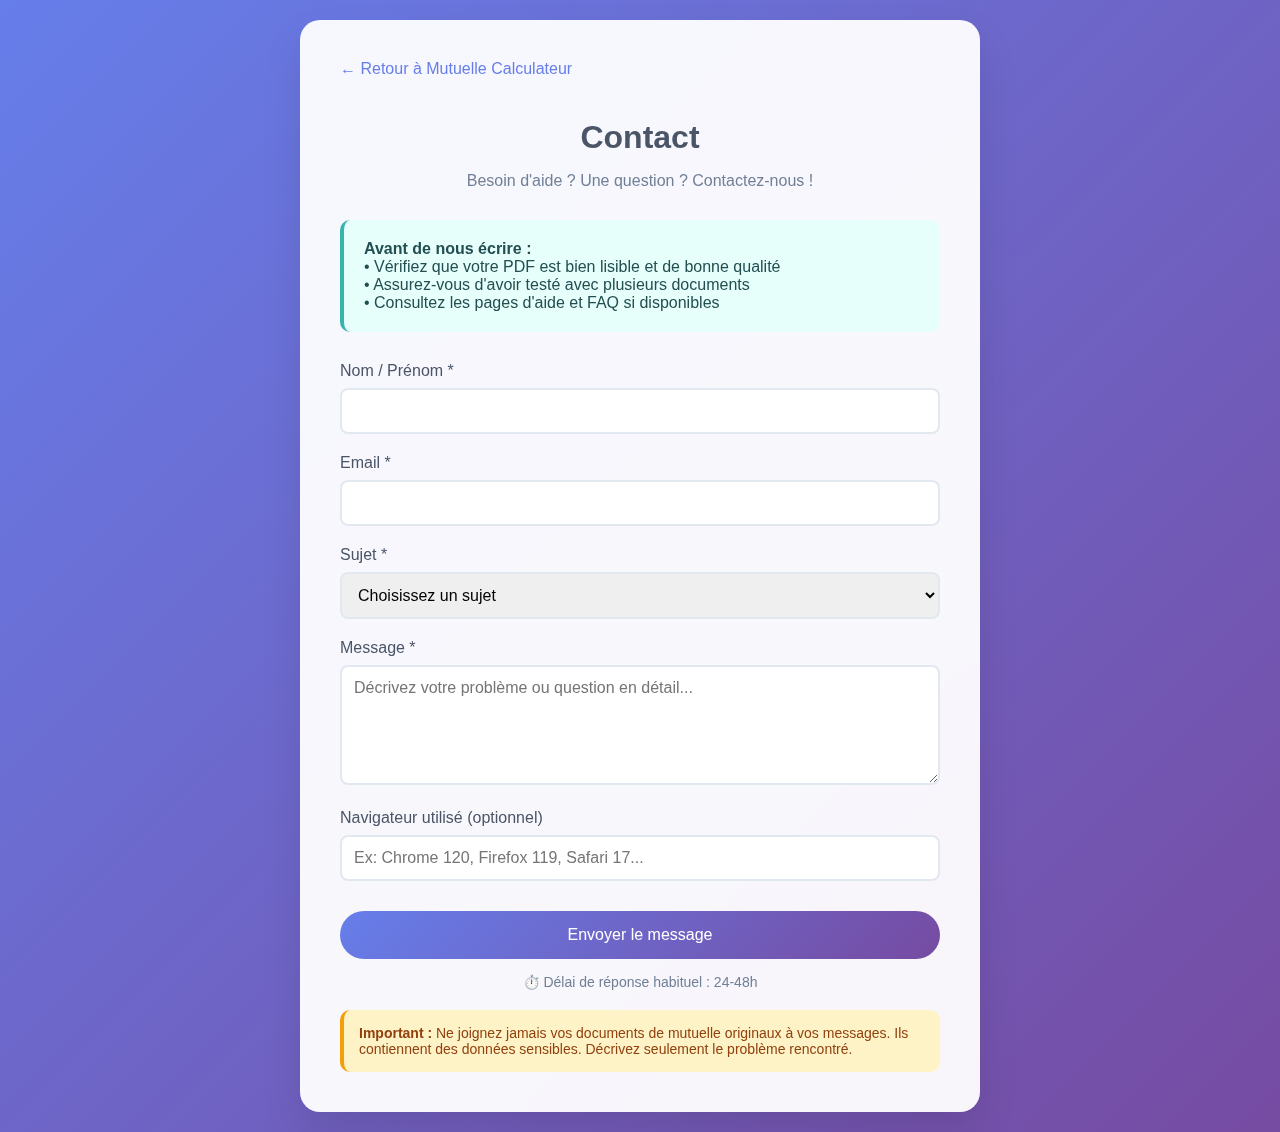
<file: pages/contact.html>
<!DOCTYPE html>
<html lang="fr">
<head>
    <meta charset="UTF-8">
    <meta name="viewport" content="width=device-width, initial-scale=1.0">
    <title>Contact - Mutuelle Calculateur</title>
    <style>
        body {
            font-family: 'Segoe UI', Tahoma, Geneva, Verdana, sans-serif;
            background: linear-gradient(135deg, #667eea 0%, #764ba2 100%);
            min-height: 100vh;
            color: #333;
            margin: 0;
            padding: 20px;
        }
        .container {
            max-width: 600px;
            margin: 0 auto;
            background: rgba(255, 255, 255, 0.95);
            backdrop-filter: blur(10px);
            border-radius: 20px;
            box-shadow: 0 20px 40px rgba(0,0,0,0.1);
            padding: 40px;
        }
        .back-link {
            display: inline-block;
            margin-bottom: 20px;
            color: #667eea;
            text-decoration: none;
            font-weight: 500;
        }
        .back-link:hover {
            text-decoration: underline;
        }
        h1 {
            color: #4a5568;
            font-size: 2em;
            margin-bottom: 10px;
            text-align: center;
        }
        .subtitle {
            text-align: center;
            color: #718096;
            margin-bottom: 30px;
        }
        .form-group {
            margin-bottom: 20px;
        }
        label {
            display: block;
            margin-bottom: 8px;
            font-weight: 500;
            color: #4a5568;
        }
        input[type="text"],
        input[type="email"],
        select,
        textarea {
            width: 100%;
            padding: 12px;
            border: 2px solid #e2e8f0;
            border-radius: 8px;
            font-size: 16px;
            transition: border-color 0.3s ease;
            font-family: inherit;
            box-sizing: border-box;
        }
        input[type="text"]:focus,
        input[type="email"]:focus,
        select:focus,
        textarea:focus {
            outline: none;
            border-color: #667eea;
        }
        textarea {
            resize: vertical;
            min-height: 120px;
        }
        .btn {
            background: linear-gradient(135deg, #667eea 0%, #764ba2 100%);
            color: white;
            border: none;
            padding: 15px 30px;
            border-radius: 25px;
            cursor: pointer;
            font-size: 16px;
            font-weight: 500;
            transition: all 0.3s ease;
            width: 100%;
            margin-top: 10px;
        }
        .btn:hover {
            transform: translateY(-2px);
            box-shadow: 0 10px 20px rgba(102, 126, 234, 0.3);
        }
        .info-box {
            background: #e6fffa;
            color: #234e52;
            padding: 20px;
            border-radius: 10px;
            margin-bottom: 30px;
            border-left: 4px solid #38b2ac;
        }
        .warning-box {
            background: #fef3c7;
            color: #92400e;
            padding: 15px;
            border-radius: 10px;
            margin-top: 20px;
            border-left: 4px solid #f59e0b;
            font-size: 14px;
        }
        .response-time {
            text-align: center;
            color: #718096;
            font-size: 14px;
            margin-top: 15px;
        }
    </style>
</head>
<body>
    <div class="container">
        <a href="index.html" class="back-link">← Retour à Mutuelle Calculateur</a>
        
        <h1>Contact</h1>
        <p class="subtitle">Besoin d'aide ? Une question ? Contactez-nous !</p>
        
        <div class="info-box">
            <strong>Avant de nous écrire :</strong>
            <br>• Vérifiez que votre PDF est bien lisible et de bonne qualité
            <br>• Assurez-vous d'avoir testé avec plusieurs documents
            <br>• Consultez les pages d'aide et FAQ si disponibles
        </div>
        
        <form action="https://formspree.io/f/meolabdz" method="POST">
            <div class="form-group">
                <label for="name">Nom / Prénom *</label>
                <input type="text" id="name" name="name" required>
            </div>
            
            <div class="form-group">
                <label for="email">Email *</label>
                <input type="email" id="email" name="email" required>
            </div>
            
            <div class="form-group">
                <label for="subject">Sujet *</label>
                <select id="subject" name="subject" required>
                    <option value="">Choisissez un sujet</option>
                    <option value="bug">Bug / Problème technique</option>
                    <option value="feature">Suggestion d'amélioration</option>
                    <option value="help">Demande d'aide</option>
                    <option value="legal">Question juridique / CGU</option>
                    <option value="other">Autre</option>
                </select>
            </div>
            
            <div class="form-group">
                <label for="message">Message *</label>
                <textarea id="message" name="message" placeholder="Décrivez votre problème ou question en détail..." required></textarea>
            </div>
            
            <div class="form-group">
                <label for="browser">Navigateur utilisé (optionnel)</label>
                <input type="text" id="browser" name="browser" placeholder="Ex: Chrome 120, Firefox 119, Safari 17...">
            </div>
            
            <button type="submit" class="btn">Envoyer le message</button>
        </form>
        
        <p class="response-time">⏱️ Délai de réponse habituel : 24-48h</p>
        
        <div class="warning-box">
            <strong>Important :</strong> Ne joignez jamais vos documents de mutuelle originaux à vos messages. Ils contiennent des données sensibles. Décrivez seulement le problème rencontré.
        </div>
    </div>
</body>
</html>
</file>
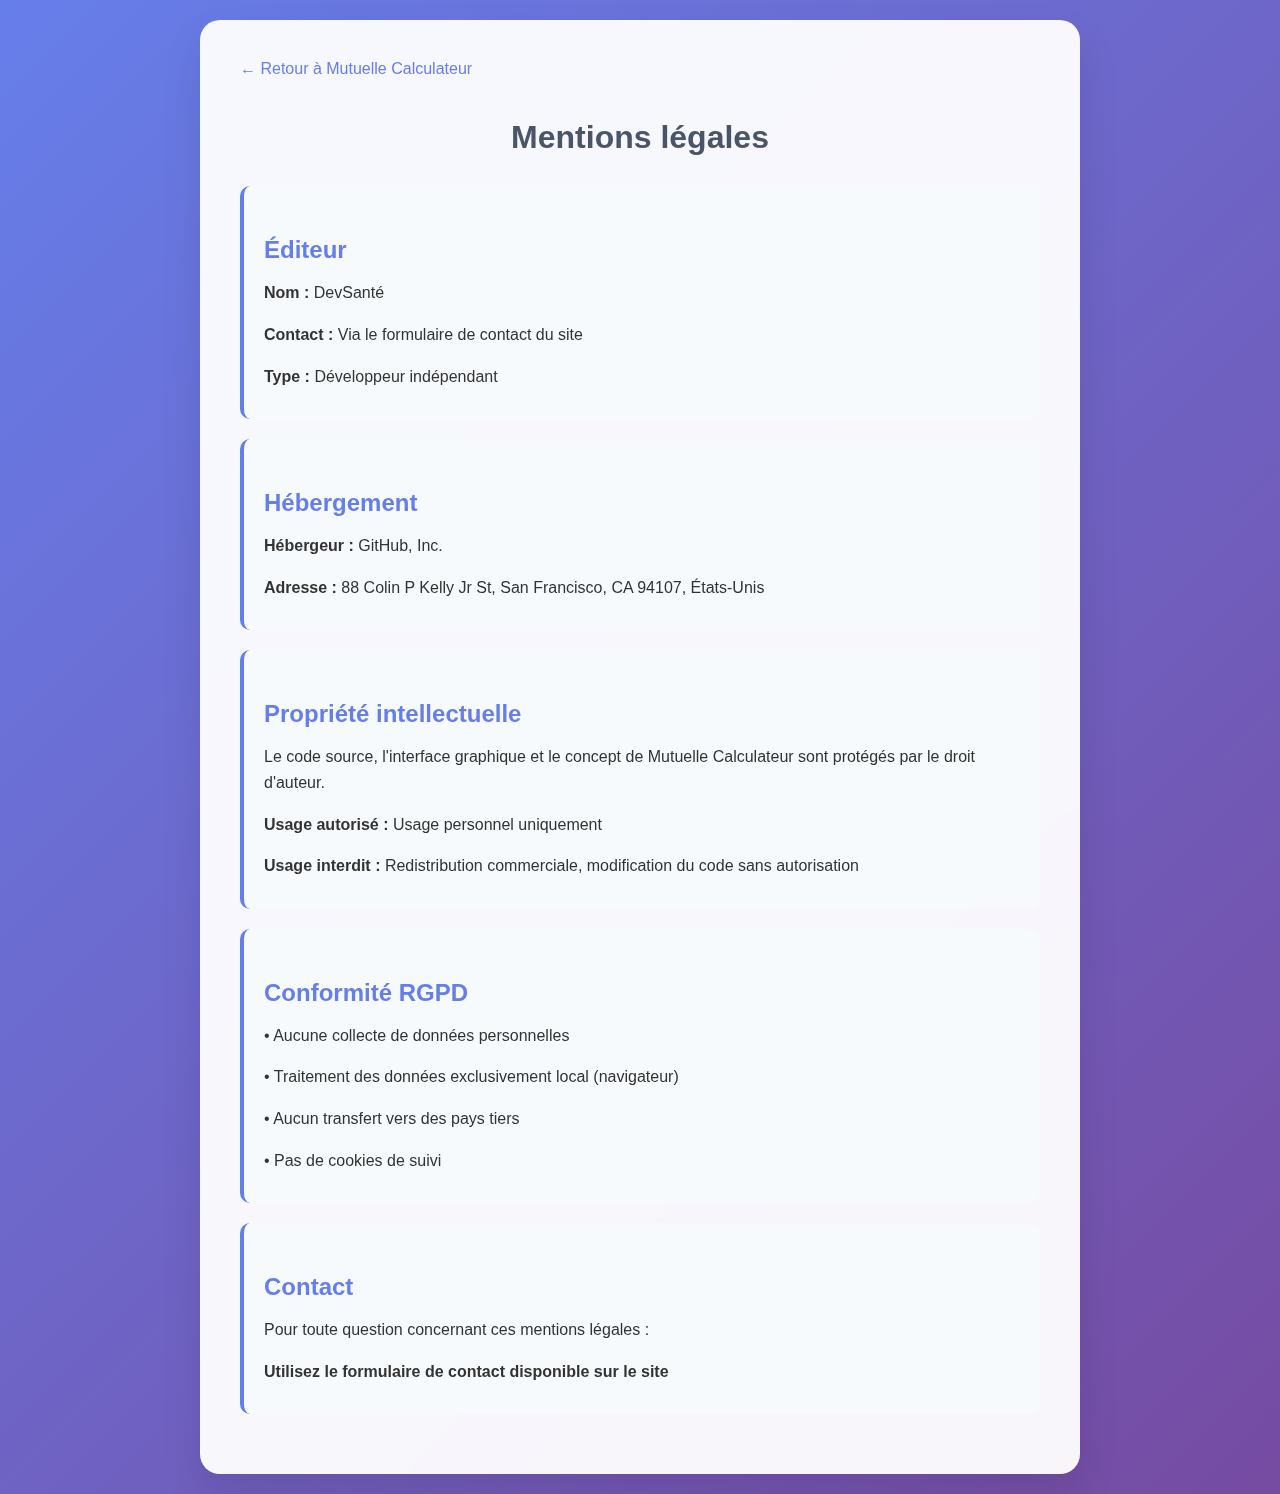
<file: pages/mentions.html>
<!DOCTYPE html>
<html lang="fr">
<head>
    <meta charset="UTF-8">
    <meta name="viewport" content="width=device-width, initial-scale=1.0">
    <title>Mentions légales - Mutuelle Calculateur</title>
    <style>
        body {
            font-family: 'Segoe UI', Tahoma, Geneva, Verdana, sans-serif;
            background: linear-gradient(135deg, #667eea 0%, #764ba2 100%);
            min-height: 100vh;
            color: #333;
            margin: 0;
            padding: 20px;
        }
        .container {
            max-width: 800px;
            margin: 0 auto;
            background: rgba(255, 255, 255, 0.95);
            backdrop-filter: blur(10px);
            border-radius: 20px;
            box-shadow: 0 20px 40px rgba(0,0,0,0.1);
            padding: 40px;
        }
        .back-link {
            display: inline-block;
            margin-bottom: 20px;
            color: #667eea;
            text-decoration: none;
            font-weight: 500;
        }
        .back-link:hover {
            text-decoration: underline;
        }
        h1 {
            color: #4a5568;
            font-size: 2em;
            margin-bottom: 30px;
            text-align: center;
        }
        h2 {
            color: #667eea;
            margin-top: 30px;
            margin-bottom: 15px;
        }
        .section {
            background: #f7fafc;
            padding: 20px;
            border-radius: 10px;
            margin-bottom: 20px;
            border-left: 4px solid #667eea;
        }
        p {
            line-height: 1.6;
            margin-bottom: 10px;
        }
    </style>
</head>
<body>
    <div class="container">
        <a href="index.html" class="back-link">← Retour à Mutuelle Calculateur</a>
        
        <h1>Mentions légales</h1>
        
        <div class="section">
            <h2>Éditeur</h2>
            <p><strong>Nom :</strong> DevSanté</p>
            <p><strong>Contact :</strong> Via le formulaire de contact du site</p>
            <p><strong>Type :</strong> Développeur indépendant</p>
        </div>
        
        <div class="section">
            <h2>Hébergement</h2>
            <p><strong>Hébergeur :</strong> GitHub, Inc.</p>
            <p><strong>Adresse :</strong> 88 Colin P Kelly Jr St, San Francisco, CA 94107, États-Unis</p>
        </div>
        
        <div class="section">
            <h2>Propriété intellectuelle</h2>
            <p>Le code source, l'interface graphique et le concept de Mutuelle Calculateur sont protégés par le droit d'auteur.</p>
            <p><strong>Usage autorisé :</strong> Usage personnel uniquement</p>
            <p><strong>Usage interdit :</strong> Redistribution commerciale, modification du code sans autorisation</p>
        </div>
        
        <div class="section">
            <h2>Conformité RGPD</h2>
            <p>• Aucune collecte de données personnelles</p>
            <p>• Traitement des données exclusivement local (navigateur)</p>
            <p>• Aucun transfert vers des pays tiers</p>
            <p>• Pas de cookies de suivi</p>
        </div>
        
        <div class="section">
            <h2>Contact</h2>
            <p>Pour toute question concernant ces mentions légales :</p>
            <p><strong>Utilisez le formulaire de contact disponible sur le site</strong></p>
        </div>
    </div>
</body>
</html>
</file>
